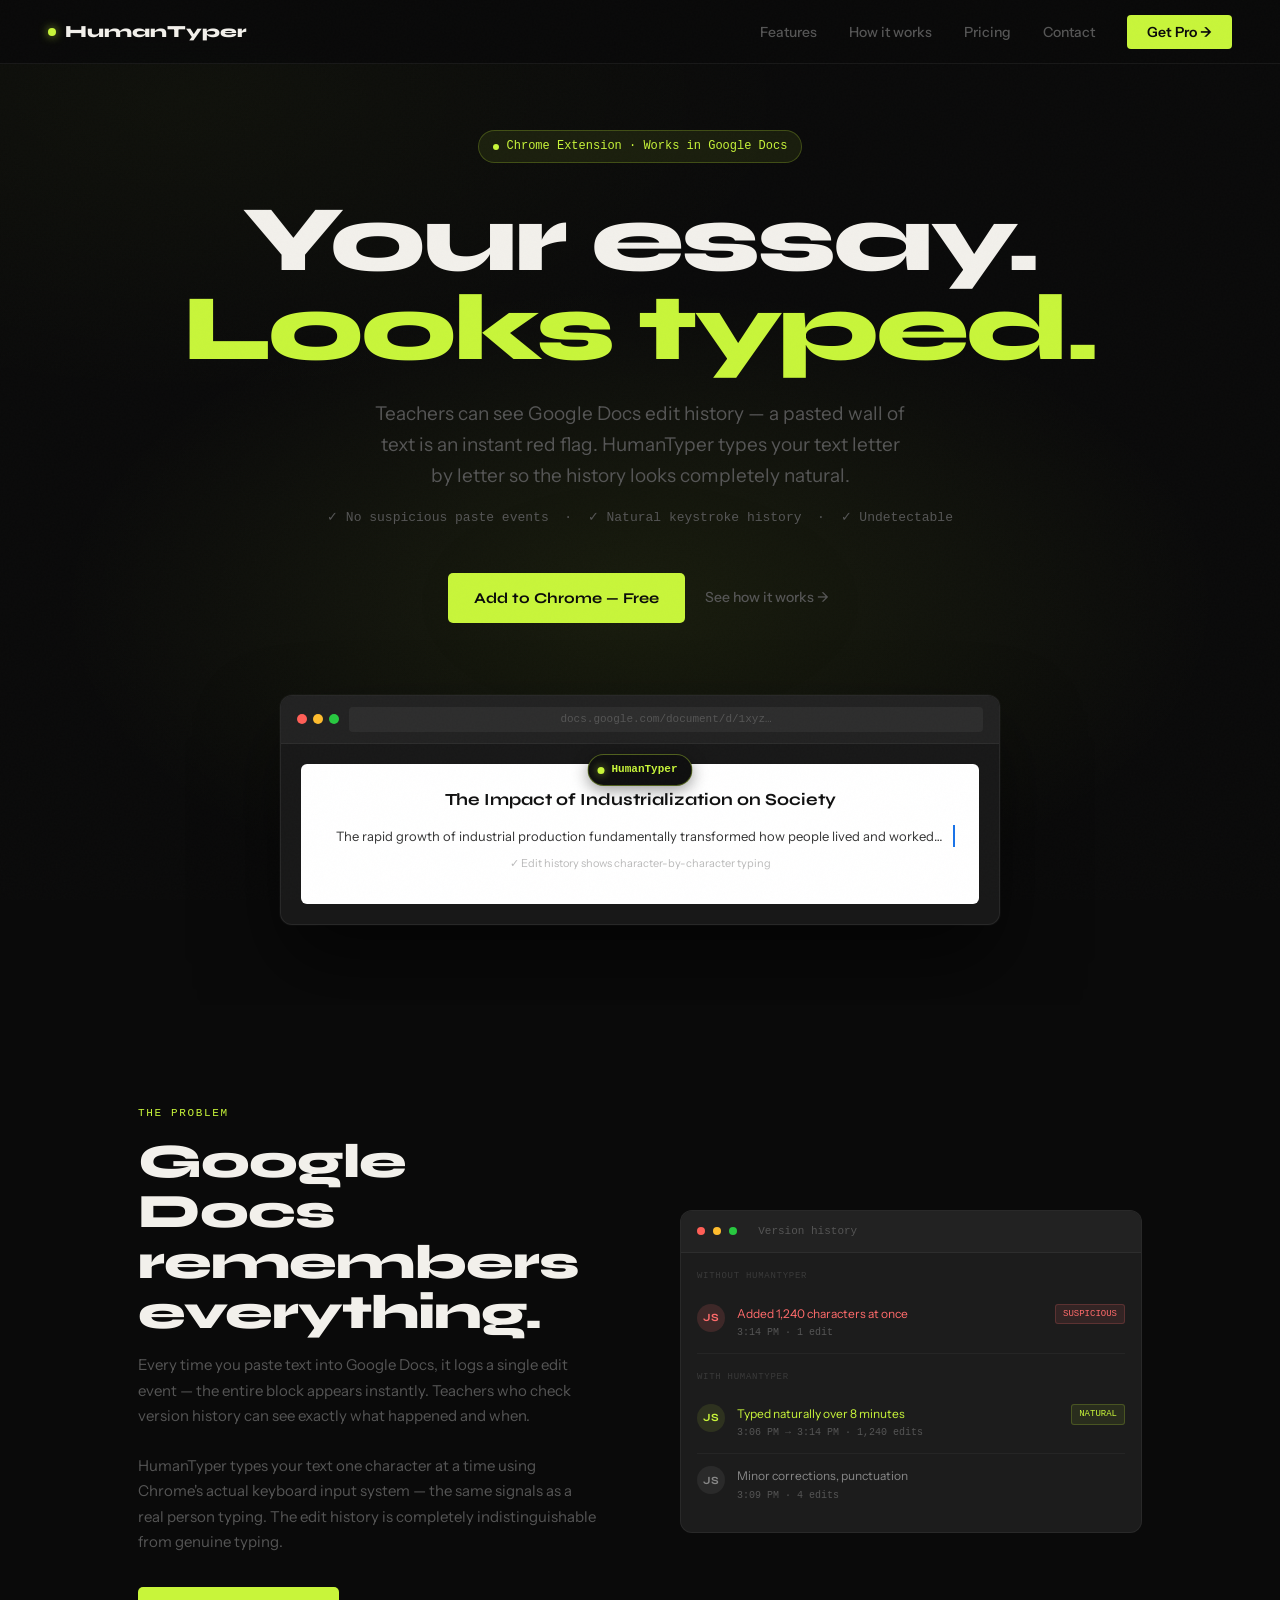
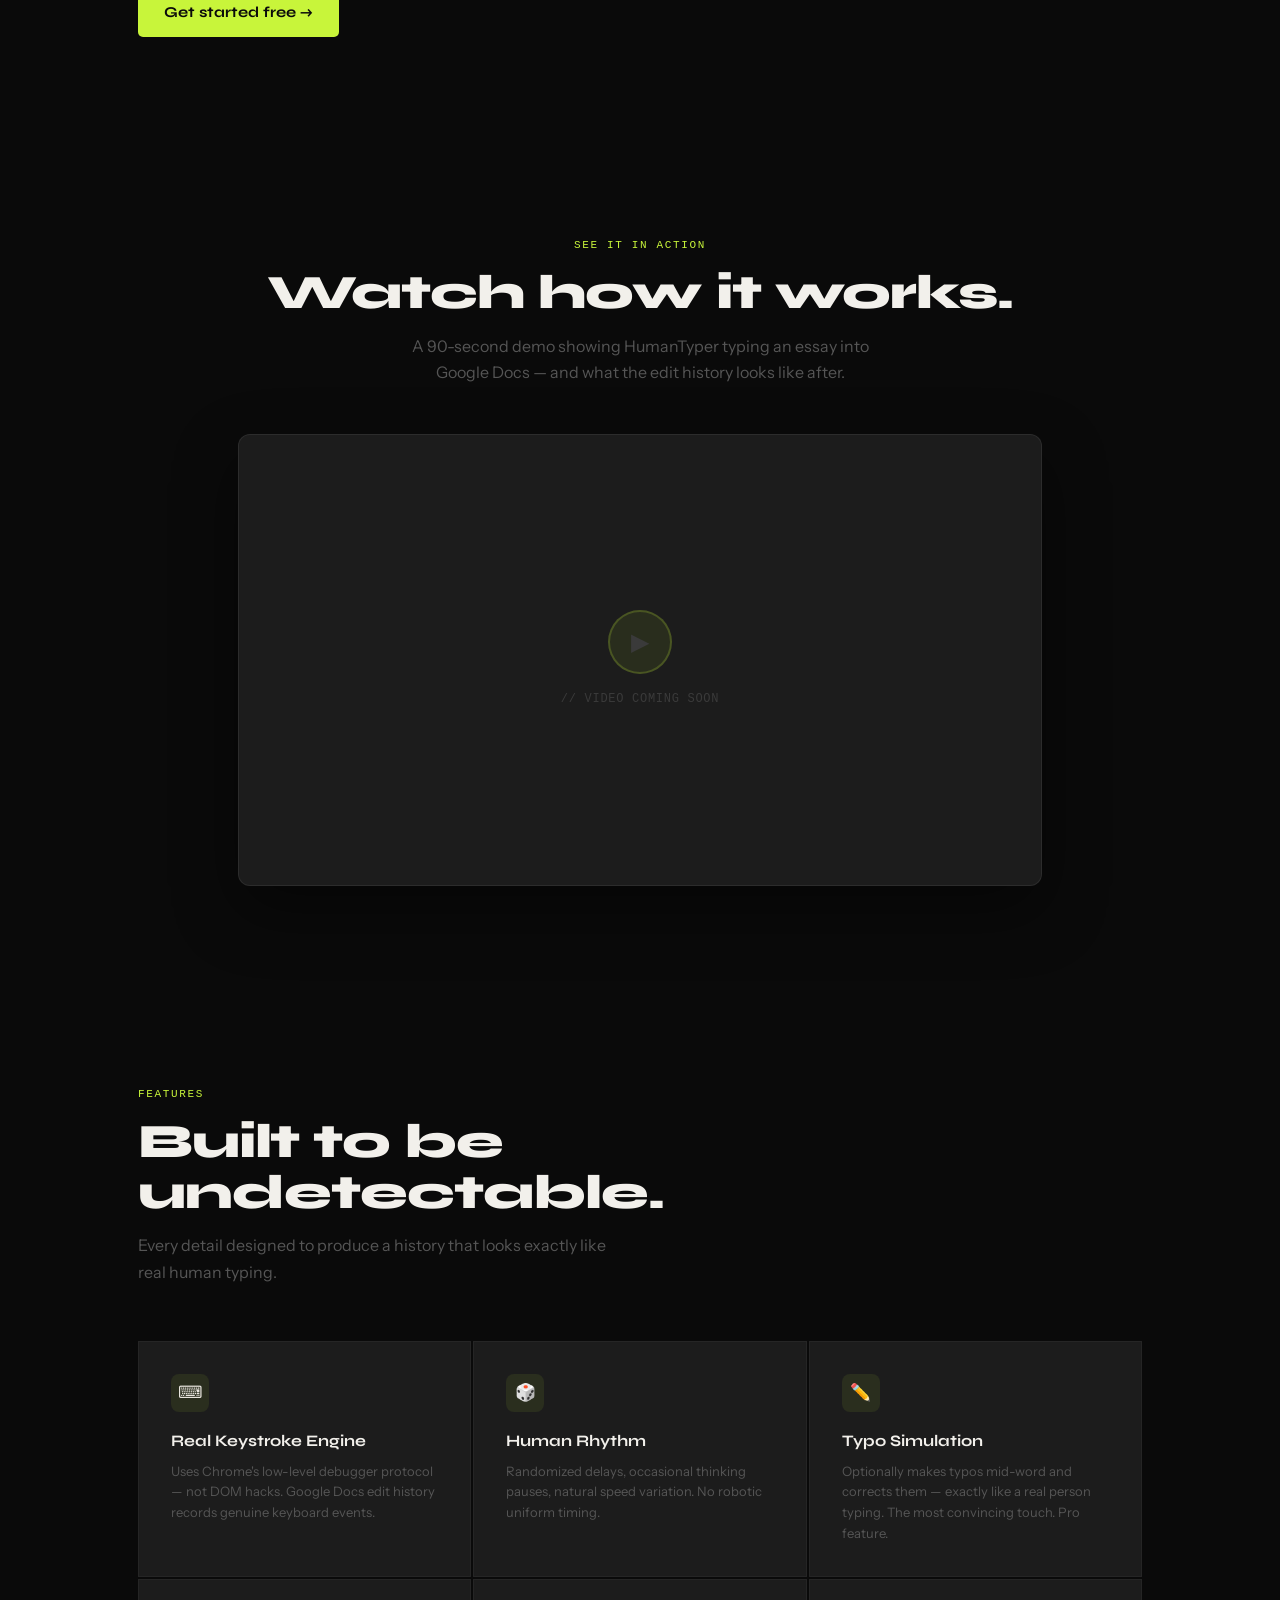
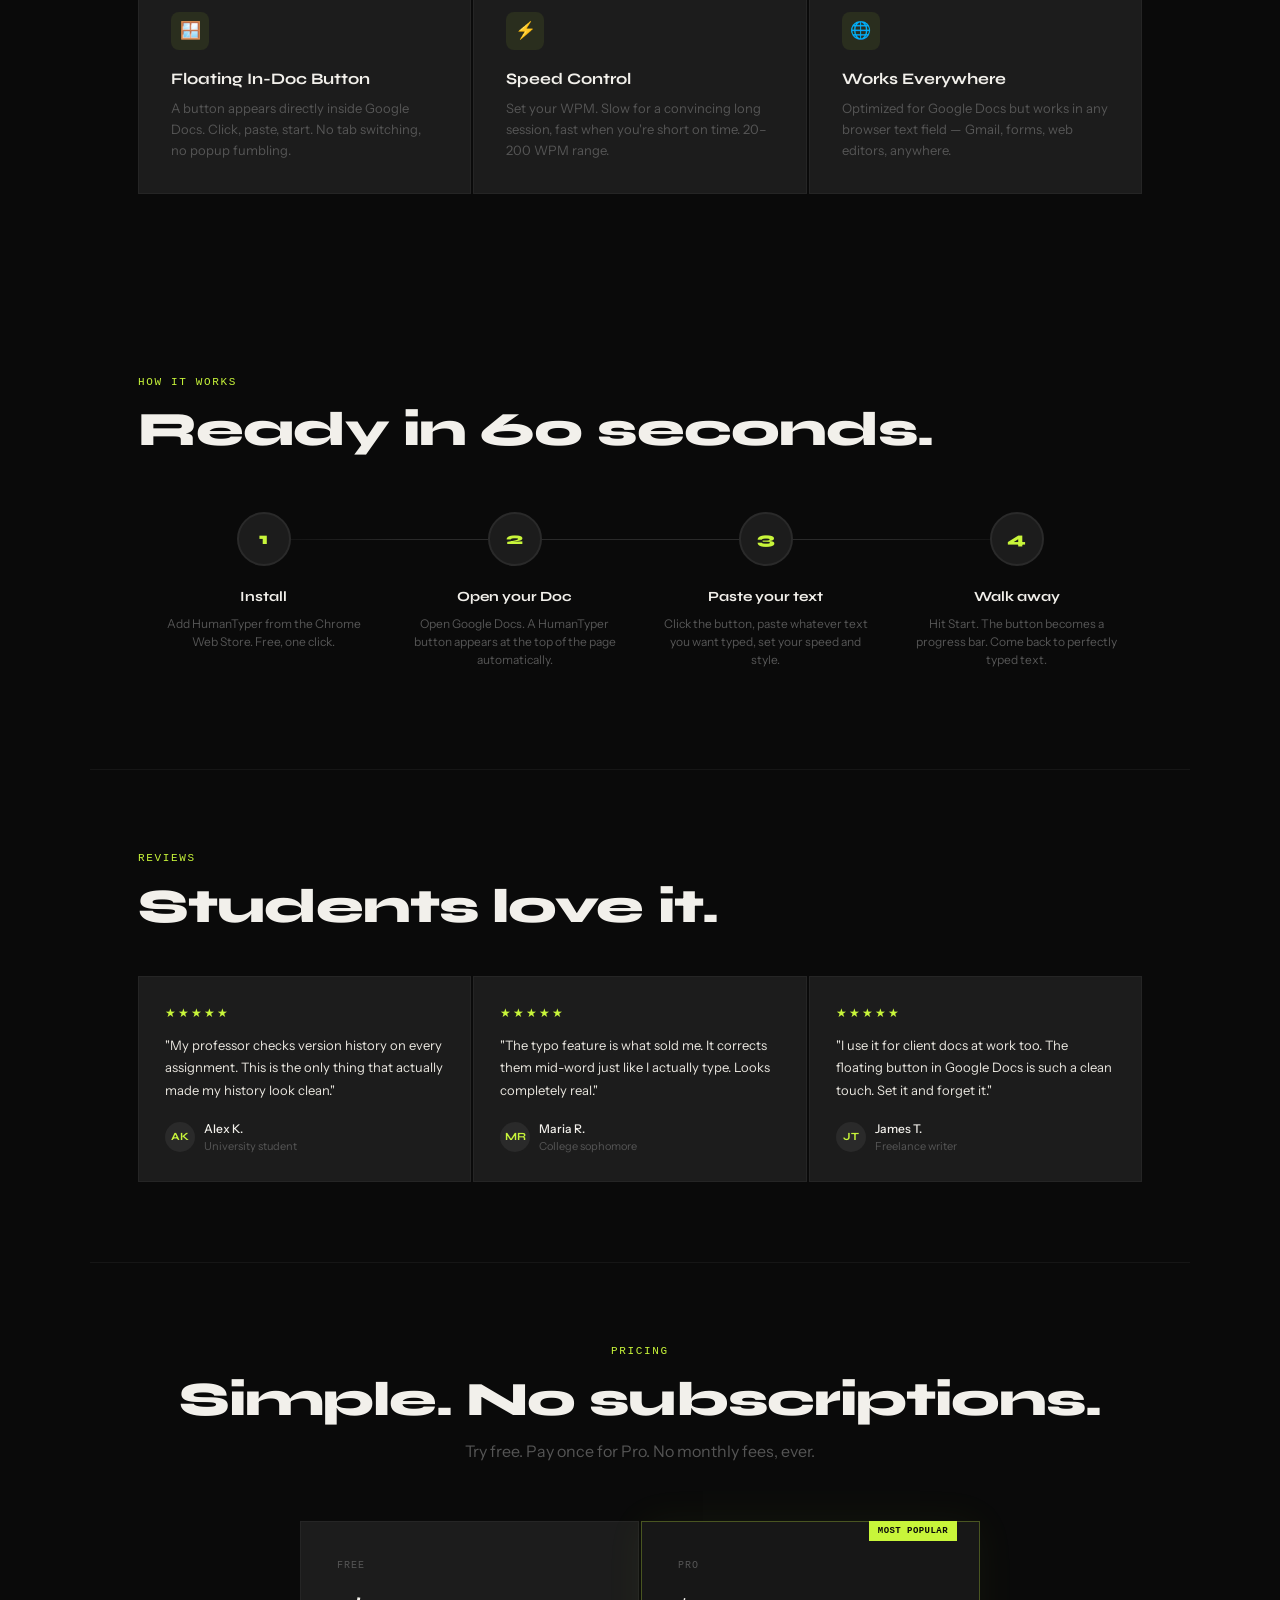
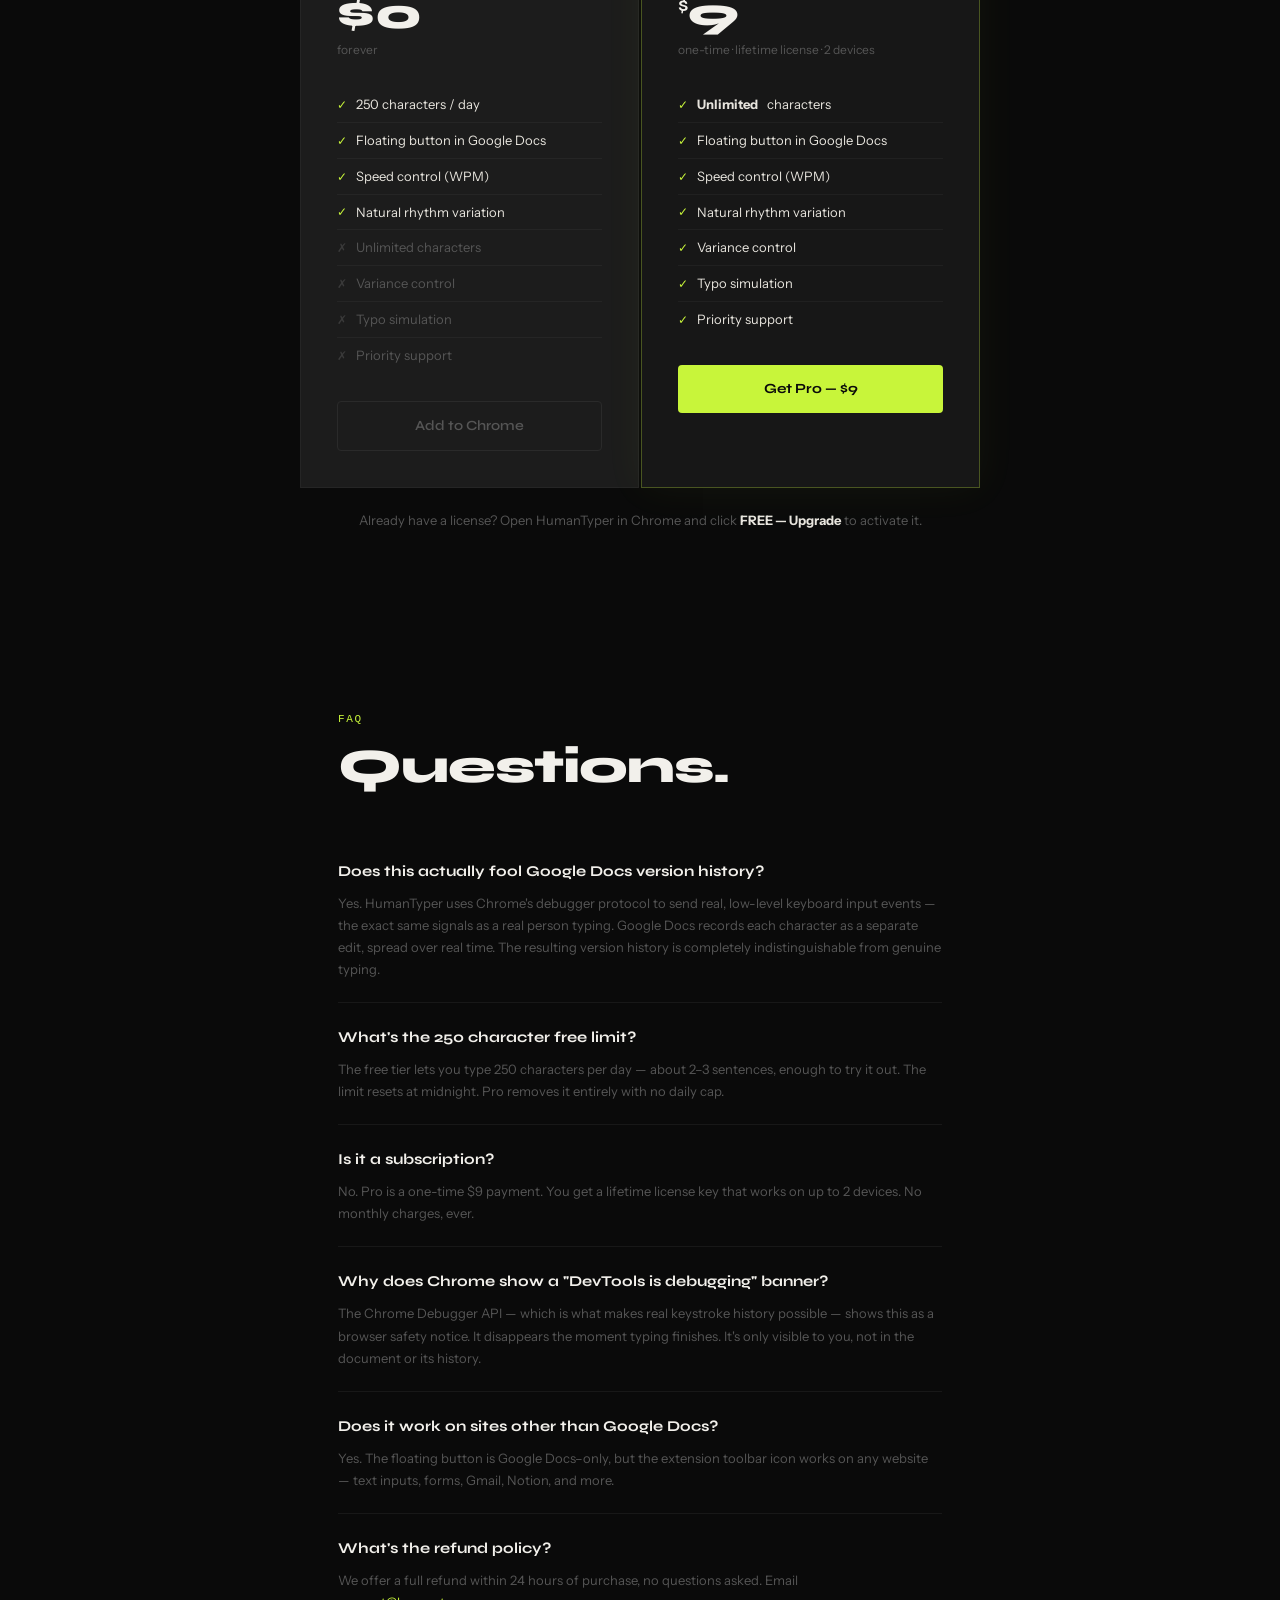
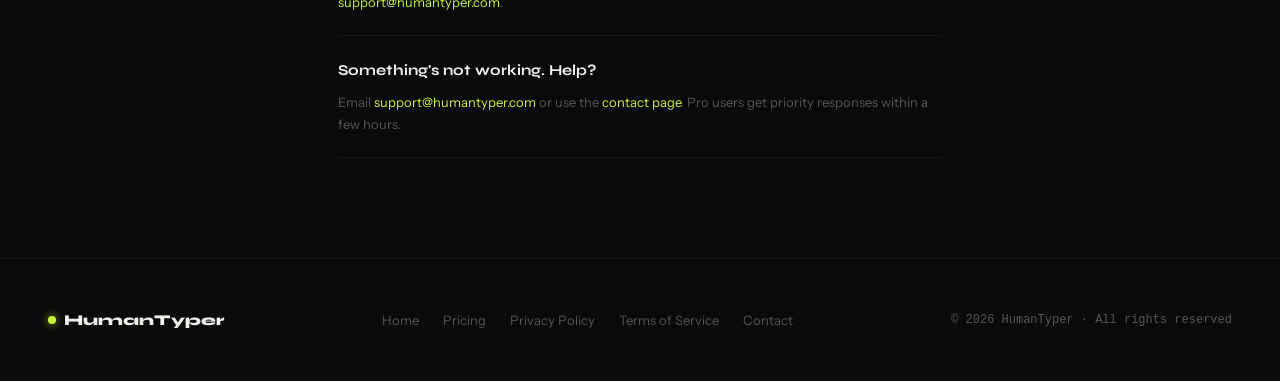
<file: index.html>
<!DOCTYPE html>
<html lang="en">
<head>
  <meta charset="UTF-8">
  <meta name="viewport" content="width=device-width, initial-scale=1.0">
  <title>HumanTyper — Make AI Writing Look Hand-Typed in Google Docs</title>
  <meta name="description" content="HumanTyper types your text letter by letter in Google Docs — so edit history looks natural, not pasted. Used by students, writers, and professionals.">
  <link rel="stylesheet" href="shared.css">
  <style>
    /* ── Hero ── */
    .hero {
      min-height: 100vh;
      display: flex;
      flex-direction: column;
      align-items: center;
      justify-content: center;
      text-align: center;
      padding: 130px 24px 80px;
      position: relative;
      overflow: hidden;
    }

    .hero-bg {
      position: absolute; inset: 0;
      background:
        radial-gradient(ellipse 65% 45% at 50% 60%, rgba(200,245,58,0.08) 0%, transparent 70%),
        radial-gradient(ellipse 80% 50% at 15% 10%, rgba(200,245,58,0.03) 0%, transparent 60%);
      pointer-events: none;
    }

    .hero-badge {
      display: inline-flex;
      align-items: center;
      gap: 8px;
      background: rgba(200,245,58,0.08);
      border: 1px solid rgba(200,245,58,0.22);
      color: var(--lime);
      font-family: 'Instrument Mono', monospace;
      font-size: 12px;
      padding: 6px 14px;
      border-radius: 100px;
      margin-bottom: 32px;
      animation: fadeUp 0.5s ease both;
    }

    .hero-badge::before {
      content: '';
      width: 6px; height: 6px;
      border-radius: 50%;
      background: var(--lime);
      animation: badgePulse 2s ease infinite;
    }

    .hero h1 {
      font-family: 'Syne', sans-serif;
      font-size: clamp(50px, 8vw, 94px);
      font-weight: 800;
      line-height: 0.95;
      letter-spacing: -0.03em;
      color: var(--white);
      margin-bottom: 24px;
      animation: fadeUp 0.5s 0.1s ease both;
    }

    .hero h1 em { font-style: normal; color: var(--lime); }

    .hero-sub {
      font-size: clamp(16px, 2vw, 19px);
      color: var(--muted);
      max-width: 540px;
      margin: 0 auto 16px;
      line-height: 1.65;
      animation: fadeUp 0.5s 0.2s ease both;
    }

    .hero-proof {
      font-size: 13px;
      color: #3a3a3a;
      font-family: 'Instrument Mono', monospace;
      margin-bottom: 44px;
      animation: fadeUp 0.5s 0.25s ease both;
    }

    .hero-proof span { color: #555; }

    .hero-actions {
      display: flex;
      align-items: center;
      gap: 16px;
      flex-wrap: wrap;
      justify-content: center;
      margin-bottom: 72px;
      animation: fadeUp 0.5s 0.3s ease both;
    }

    /* ── Browser mockup ── */
    .browser-wrap {
      width: 100%;
      max-width: 720px;
      animation: fadeUp 0.7s 0.4s ease both;
    }

    .browser-frame {
      background: #181818;
      border: 1px solid rgba(255,255,255,0.07);
      border-radius: 12px;
      overflow: hidden;
      box-shadow: 0 40px 80px rgba(0,0,0,0.55), 0 0 0 1px rgba(255,255,255,0.03);
    }

    .browser-bar {
      background: #222;
      padding: 11px 16px;
      display: flex;
      align-items: center;
      gap: 10px;
      border-bottom: 1px solid rgba(255,255,255,0.05);
    }

    .browser-dots { display: flex; gap: 6px; }
    .bd { width: 10px; height: 10px; border-radius: 50%; }
    .bd:nth-child(1) { background: #ff5f57; }
    .bd:nth-child(2) { background: #febc2e; }
    .bd:nth-child(3) { background: #28c840; }

    .browser-url {
      flex: 1;
      background: rgba(255,255,255,0.05);
      border-radius: 4px;
      padding: 4px 11px;
      font-family: 'Instrument Mono', monospace;
      font-size: 11px;
      color: #555;
    }

    .browser-content {
      padding: 20px;
      display: flex;
      gap: 16px;
      position: relative;
    }

    /* floating pill inside mockup */
    .mock-pill {
      position: absolute;
      top: 10px;
      left: 50%;
      transform: translateX(-50%);
      display: flex;
      align-items: center;
      gap: 7px;
      background: #0f0f0f;
      border: 1px solid rgba(200,245,58,0.35);
      border-radius: 100px;
      padding: 6px 14px 6px 9px;
      white-space: nowrap;
      box-shadow: 0 4px 16px rgba(0,0,0,0.4);
      z-index: 2;
    }

    .mock-pill-dot {
      width: 7px; height: 7px;
      border-radius: 50%;
      background: var(--lime);
      box-shadow: 0 0 8px rgba(200,245,58,0.6);
      animation: badgePulse 1.5s ease infinite;
    }

    .mock-pill-label {
      font-family: 'Instrument Mono', monospace;
      font-size: 11px;
      color: var(--lime);
      font-weight: 600;
    }

    /* fake google doc */
    .fake-doc {
      flex: 1;
      background: #fff;
      border-radius: 6px;
      padding: 22px 24px;
      min-height: 140px;
    }

    .fake-doc-title {
      font-family: 'Syne', sans-serif;
      font-size: 17px;
      font-weight: 700;
      color: #111;
      margin-bottom: 12px;
    }

    .typing-line {
      font-size: 13px;
      color: #333;
      line-height: 1.7;
      white-space: nowrap;
      overflow: hidden;
      border-right: 2px solid #1a73e8;
      animation: typeAnim 6s steps(65) infinite, blinkCaret 0.75s step-end infinite;
      max-width: 100%;
    }

    .fake-doc-sub {
      font-size: 12px;
      color: #999;
      margin-top: 10px;
      line-height: 1.6;
    }

    /* ── Problem section ── */
    .problem-section {
      padding: 100px 48px;
      max-width: 1100px;
      margin: 0 auto;
      display: grid;
      grid-template-columns: 1fr 1fr;
      gap: 80px;
      align-items: center;
    }

    .problem-visual {
      background: var(--grey);
      border: 1px solid rgba(255,255,255,0.06);
      border-radius: 12px;
      overflow: hidden;
    }

    .problem-visual-header {
      background: #222;
      padding: 12px 16px;
      font-family: 'Instrument Mono', monospace;
      font-size: 11px;
      color: #555;
      border-bottom: 1px solid rgba(255,255,255,0.05);
      display: flex;
      align-items: center;
      gap: 8px;
    }

    .version-dot { width: 8px; height: 8px; border-radius: 50%; flex-shrink: 0; }

    .version-list { padding: 16px; }

    .version-item {
      display: flex;
      align-items: flex-start;
      gap: 12px;
      padding: 12px 0;
      border-bottom: 1px solid rgba(255,255,255,0.04);
    }

    .version-item:last-child { border-bottom: none; }

    .version-avatar {
      width: 28px; height: 28px;
      border-radius: 50%;
      display: flex;
      align-items: center;
      justify-content: center;
      font-size: 11px;
      font-weight: 700;
      font-family: 'Syne', sans-serif;
      flex-shrink: 0;
    }

    .version-text { flex: 1; }
    .version-action { font-size: 12px; color: #e8e5de; margin-bottom: 2px; }
    .version-time { font-family: 'Instrument Mono', monospace; font-size: 10px; color: #555; }

    .version-bad .version-action { color: #ff6b6b; }
    .version-bad .version-avatar { background: rgba(255,107,107,0.15); color: #ff6b6b; }
    .version-good .version-action { color: var(--lime); }
    .version-good .version-avatar { background: rgba(200,245,58,0.1); color: var(--lime); }
    .version-neutral .version-avatar { background: var(--grey2); color: #888; }

    .version-tag {
      font-family: 'Instrument Mono', monospace;
      font-size: 9px;
      padding: 2px 7px;
      border-radius: 3px;
      margin-left: auto;
      flex-shrink: 0;
    }

    .tag-bad { background: rgba(255,107,107,0.1); color: #ff6b6b; border: 1px solid rgba(255,107,107,0.2); }
    .tag-good { background: rgba(200,245,58,0.08); color: var(--lime); border: 1px solid rgba(200,245,58,0.2); }

    /* ── Video section ── */
    .video-section {
      padding: 100px 48px;
      max-width: 900px;
      margin: 0 auto;
      text-align: center;
    }

    .video-container {
      margin-top: 48px;
      position: relative;
      width: 100%;
      aspect-ratio: 16 / 9;
      background: var(--grey);
      border: 1px solid rgba(255,255,255,0.07);
      border-radius: 12px;
      overflow: hidden;
      display: flex;
      align-items: center;
      justify-content: center;
      box-shadow: 0 24px 64px rgba(0,0,0,0.45);
    }

    /* Remove this placeholder content once you embed the video */
    .video-placeholder {
      display: flex;
      flex-direction: column;
      align-items: center;
      gap: 16px;
      color: #3a3a3a;
    }

    .video-play-icon {
      width: 64px; height: 64px;
      border-radius: 50%;
      background: rgba(200,245,58,0.08);
      border: 2px solid rgba(200,245,58,0.2);
      display: flex;
      align-items: center;
      justify-content: center;
      font-size: 24px;
    }

    .video-placeholder-text {
      font-family: 'Instrument Mono', monospace;
      font-size: 12px;
      color: #3a3a3a;
      letter-spacing: 0.06em;
    }

    /* To embed YouTube later, replace .video-container contents with:
       <iframe width="100%" height="100%" src="https://www.youtube.com/embed/YOUR_VIDEO_ID"
         frameborder="0" allowfullscreen style="position:absolute;inset:0;"></iframe>
       and remove the .video-placeholder div */

    /* ── Features ── */
    .features-section {
      padding: 100px 48px;
      max-width: 1100px;
      margin: 0 auto;
    }

    .features-grid {
      display: grid;
      grid-template-columns: repeat(3, 1fr);
      gap: 2px;
    }

    .feature-card {
      background: var(--grey);
      padding: 32px;
      border: 1px solid rgba(255,255,255,0.04);
      transition: background 0.2s;
      position: relative;
      overflow: hidden;
    }

    .feature-card::before {
      content: '';
      position: absolute;
      top: 0; left: 0; right: 0;
      height: 2px;
      background: var(--lime);
      transform: scaleX(0);
      transform-origin: left;
      transition: transform 0.3s;
    }

    .feature-card:hover::before { transform: scaleX(1); }
    .feature-card:hover { background: #212121; }

    .fi { width: 38px; height: 38px; background: rgba(200,245,58,0.08); border-radius: 8px; display: flex; align-items: center; justify-content: center; font-size: 17px; margin-bottom: 16px; }
    .ft { font-family: 'Syne', sans-serif; font-size: 16px; font-weight: 700; color: var(--white); margin-bottom: 7px; }
    .fd { font-size: 13px; color: var(--muted); line-height: 1.6; }

    /* ── How it works ── */
    .how-section {
      padding: 80px 48px 100px;
      max-width: 1100px;
      margin: 0 auto;
    }

    .steps {
      display: grid;
      grid-template-columns: repeat(4, 1fr);
      gap: 0;
      position: relative;
      margin-top: 56px;
    }

    .steps::before {
      content: '';
      position: absolute;
      top: 27px;
      left: 10%; right: 10%;
      height: 1px;
      background: linear-gradient(90deg, transparent, var(--grey2) 20%, var(--grey2) 80%, transparent);
    }

    .step { padding: 0 20px; text-align: center; }

    .step-num {
      width: 54px; height: 54px;
      background: var(--grey);
      border: 2px solid var(--grey2);
      border-radius: 50%;
      display: flex;
      align-items: center;
      justify-content: center;
      font-family: 'Syne', sans-serif;
      font-weight: 800;
      font-size: 17px;
      color: var(--lime);
      margin: 0 auto 20px;
      position: relative;
      z-index: 1;
    }

    .step-title { font-family: 'Syne', sans-serif; font-weight: 700; font-size: 14px; color: var(--white); margin-bottom: 7px; }
    .step-desc { font-size: 12px; color: var(--muted); line-height: 1.5; }

    /* ── Reviews ── */
    .reviews-section {
      padding: 80px 48px;
      max-width: 1100px;
      margin: 0 auto;
      border-top: 1px solid rgba(255,255,255,0.05);
      border-bottom: 1px solid rgba(255,255,255,0.05);
    }

    .reviews-grid {
      display: grid;
      grid-template-columns: repeat(3, 1fr);
      gap: 2px;
      margin-top: 44px;
    }

    .rv { background: var(--grey); padding: 26px; border: 1px solid rgba(255,255,255,0.04); }
    .rv-stars { color: var(--lime); font-size: 12px; margin-bottom: 12px; letter-spacing: 2px; }
    .rv-text { font-size: 13px; color: var(--text); line-height: 1.7; margin-bottom: 18px; }
    .rv-author { display: flex; align-items: center; gap: 9px; }
    .rv-av { width: 30px; height: 30px; border-radius: 50%; background: var(--grey2); display: flex; align-items: center; justify-content: center; font-family: 'Syne', sans-serif; font-size: 11px; font-weight: 700; color: var(--lime); }
    .rv-name { font-size: 12px; font-weight: 500; color: var(--white); }
    .rv-role { font-size: 11px; color: var(--muted); }

    /* ── Pricing ── */
    .pricing-section {
      padding: 80px 48px 100px;
      max-width: 1100px;
      margin: 0 auto;
      text-align: center;
    }

    .pricing-grid {
      display: grid;
      grid-template-columns: 1fr 1fr;
      gap: 2px;
      max-width: 680px;
      margin: 56px auto 0;
      text-align: left;
    }

    .pc { background: var(--grey); padding: 36px; border: 1px solid rgba(255,255,255,0.04); position: relative; }
    .pc.featured { background: #171717; border: 1px solid rgba(200,245,58,0.28); box-shadow: 0 0 40px rgba(200,245,58,0.05); }
    .pc-badge { position: absolute; top: -1px; right: 22px; background: var(--lime); color: var(--black); font-family: 'Instrument Mono', monospace; font-size: 9px; font-weight: 600; padding: 3px 9px; letter-spacing: 0.05em; }
    .pc-tier { font-family: 'Instrument Mono', monospace; font-size: 10px; color: var(--muted); letter-spacing: 0.1em; text-transform: uppercase; margin-bottom: 18px; }
    .pc-price { font-family: 'Syne', sans-serif; font-size: 44px; font-weight: 800; color: var(--white); line-height: 1; margin-bottom: 4px; }
    .pc-price sup { font-size: 20px; vertical-align: super; font-weight: 600; }
    .pc-period { font-size: 12px; color: var(--muted); margin-bottom: 28px; }
    .pc-features { list-style: none; margin-bottom: 28px; }
    .pc-features li { font-size: 13px; color: var(--text); padding: 7px 0; border-bottom: 1px solid rgba(255,255,255,0.04); display: flex; align-items: center; gap: 9px; }
    .pc-features li:last-child { border-bottom: none; }
    .pc-features li.dim { color: var(--muted); }
    .ck { color: var(--lime); font-size: 12px; flex-shrink: 0; }
    .cx { color: #3a3a3a; font-size: 12px; flex-shrink: 0; }

    .btn-pp { display: block; width: 100%; background: var(--lime); color: var(--black); font-family: 'Syne', sans-serif; font-weight: 700; font-size: 14px; padding: 13px; border-radius: 4px; text-align: center; text-decoration: none; transition: background 0.2s, transform 0.15s; }
    .btn-pp:hover { background: #d8ff4a; transform: translateY(-1px); }
    .btn-ps { display: block; width: 100%; background: transparent; color: var(--muted); font-family: 'Syne', sans-serif; font-weight: 600; font-size: 14px; padding: 13px; border: 1px solid var(--grey2); border-radius: 4px; text-align: center; text-decoration: none; transition: border-color 0.2s, color 0.2s; }
    .btn-ps:hover { border-color: var(--muted); color: var(--text); }

    /* ── FAQ ── */
    .faq-section {
      padding: 80px 48px 100px;
      max-width: 700px;
      margin: 0 auto;
    }

    .faq-item { border-bottom: 1px solid rgba(255,255,255,0.06); padding: 22px 0; }
    .faq-q { font-family: 'Syne', sans-serif; font-size: 15px; font-weight: 700; color: var(--white); margin-bottom: 9px; }
    .faq-a { font-size: 13px; color: var(--muted); line-height: 1.7; }
    .faq-a a { color: var(--lime); text-decoration: none; }
    .faq-a a:hover { text-decoration: underline; }

    @media (max-width: 768px) {
      .problem-section { grid-template-columns: 1fr; gap: 40px; padding: 70px 20px; }
      .features-section, .how-section, .reviews-section, .pricing-section, .faq-section, .video-section { padding-left: 20px; padding-right: 20px; }
      .features-grid, .reviews-grid { grid-template-columns: 1fr; }
      .steps { grid-template-columns: 1fr 1fr; }
      .steps::before { display: none; }
      .pricing-grid { grid-template-columns: 1fr; }
    }
  </style>
</head>
<body>

<!-- ═══ HERO ═══ -->
<section class="hero">
  <div class="hero-bg"></div>

  <div class="hero-badge">Chrome Extension · Works in Google Docs</div>

  <h1>Your essay.<br><em>Looks typed.</em></h1>

  <p class="hero-sub">
    Teachers can see Google Docs edit history — a pasted wall of text is an instant red flag. HumanTyper types your text letter by letter so the history looks completely natural.
  </p>

  <p class="hero-proof">
    <span>✓ No suspicious paste events &nbsp;·&nbsp; ✓ Natural keystroke history &nbsp;·&nbsp; ✓ Undetectable</span>
  </p>

  <div class="hero-actions">
    <a href="https://chromewebstore.google.com" class="ht-btn">Add to Chrome — Free</a>
    <a href="#how" class="ht-btn-ghost">See how it works →</a>
  </div>

  <div class="browser-wrap">
    <div class="browser-frame">
      <div class="browser-bar">
        <div class="browser-dots">
          <div class="bd"></div><div class="bd"></div><div class="bd"></div>
        </div>
        <div class="browser-url">docs.google.com/document/d/1xyz…</div>
      </div>
      <div class="browser-content">
        <div class="mock-pill">
          <div class="mock-pill-dot"></div>
          <span class="mock-pill-label">HumanTyper</span>
        </div>
        <div class="fake-doc">
          <div class="fake-doc-title">The Impact of Industrialization on Society</div>
          <div class="typing-line">The rapid growth of industrial production fundamentally transformed how people lived and worked…</div>
          <div class="fake-doc-sub" style="color:#bbb;font-size:11px;margin-top:8px;">✓ Edit history shows character-by-character typing</div>
        </div>
      </div>
    </div>
  </div>
</section>

<!-- ═══ PROBLEM / SOLUTION ═══ -->
<section class="problem-section" id="features">
  <div>
    <span class="section-label">The Problem</span>
    <h2 class="section-title">Google Docs<br>remembers everything.</h2>
    <p style="font-size:15px;color:var(--muted);line-height:1.7;margin-bottom:24px;">
      Every time you paste text into Google Docs, it logs a single edit event — the entire block appears instantly. Teachers who check version history can see exactly what happened and when.
    </p>
    <p style="font-size:15px;color:var(--muted);line-height:1.7;margin-bottom:32px;">
      HumanTyper types your text one character at a time using Chrome's actual keyboard input system — the same signals as a real person typing. The edit history is completely indistinguishable from genuine typing.
    </p>
    <a href="#pricing" class="ht-btn">Get started free →</a>
  </div>

  <div class="problem-visual">
    <div class="problem-visual-header">
      <div class="version-dot" style="background:#ff5f57"></div>
      <div class="version-dot" style="background:#febc2e"></div>
      <div class="version-dot" style="background:#28c840"></div>
      &nbsp; Version history
    </div>
    <div class="version-list">
      <div style="font-family:'Instrument Mono',monospace;font-size:9px;color:#3a3a3a;letter-spacing:.08em;text-transform:uppercase;margin-bottom:8px;">Without HumanTyper</div>
      <div class="version-item version-bad">
        <div class="version-avatar">JS</div>
        <div class="version-text">
          <div class="version-action">Added 1,240 characters at once</div>
          <div class="version-time">3:14 PM · 1 edit</div>
        </div>
        <div class="version-tag tag-bad">SUSPICIOUS</div>
      </div>

      <div style="font-family:'Instrument Mono',monospace;font-size:9px;color:#3a3a3a;letter-spacing:.08em;text-transform:uppercase;margin:16px 0 8px;">With HumanTyper</div>
      <div class="version-item version-good">
        <div class="version-avatar">JS</div>
        <div class="version-text">
          <div class="version-action">Typed naturally over 8 minutes</div>
          <div class="version-time">3:06 PM → 3:14 PM · 1,240 edits</div>
        </div>
        <div class="version-tag tag-good">NATURAL</div>
      </div>
      <div class="version-item version-neutral">
        <div class="version-avatar" style="background:var(--grey2);color:#888">JS</div>
        <div class="version-text">
          <div class="version-action" style="color:#888">Minor corrections, punctuation</div>
          <div class="version-time">3:09 PM · 4 edits</div>
        </div>
      </div>
    </div>
  </div>
</section>

<!-- ═══ VIDEO ═══ -->
<section class="video-section" id="demo">
  <span class="section-label">See it in action</span>
  <h2 class="section-title">Watch how it works.</h2>
  <p class="section-sub" style="margin:0 auto 0;max-width:460px;">A 90-second demo showing HumanTyper typing an essay into Google Docs — and what the edit history looks like after.</p>

  <div class="video-container">
    <!-- ══ PASTE YOUR YOUTUBE EMBED HERE ══
         Replace everything inside .video-container with:
         <iframe
           width="100%" height="100%"
           src="https://www.youtube.com/embed/YOUR_VIDEO_ID?rel=0"
           title="HumanTyper demo"
           frameborder="0"
           allow="accelerometer; autoplay; clipboard-write; encrypted-media; gyroscope; picture-in-picture"
           allowfullscreen
           style="position:absolute;inset:0;width:100%;height:100%;">
         </iframe>
         Then delete the .video-placeholder div below.
    ═══════════════════════════════════════ -->
    <div class="video-placeholder">
      <div class="video-play-icon">▶</div>
      <div class="video-placeholder-text">// VIDEO COMING SOON</div>
    </div>
  </div>
</section>

<!-- ═══ FEATURES ═══ -->
<section class="features-section">
  <span class="section-label">Features</span>
  <h2 class="section-title">Built to be<br>undetectable.</h2>
  <p class="section-sub">Every detail designed to produce a history that looks exactly like real human typing.</p>

  <div class="features-grid">
    <div class="feature-card">
      <div class="fi">⌨</div>
      <div class="ft">Real Keystroke Engine</div>
      <div class="fd">Uses Chrome's low-level debugger protocol — not DOM hacks. Google Docs edit history records genuine keyboard events.</div>
    </div>
    <div class="feature-card">
      <div class="fi">🎲</div>
      <div class="ft">Human Rhythm</div>
      <div class="fd">Randomized delays, occasional thinking pauses, natural speed variation. No robotic uniform timing.</div>
    </div>
    <div class="feature-card">
      <div class="fi">✏️</div>
      <div class="ft">Typo Simulation</div>
      <div class="fd">Optionally makes typos mid-word and corrects them — exactly like a real person typing. The most convincing touch. Pro feature.</div>
    </div>
    <div class="feature-card">
      <div class="fi">🪟</div>
      <div class="ft">Floating In-Doc Button</div>
      <div class="fd">A button appears directly inside Google Docs. Click, paste, start. No tab switching, no popup fumbling.</div>
    </div>
    <div class="feature-card">
      <div class="fi">⚡</div>
      <div class="ft">Speed Control</div>
      <div class="fd">Set your WPM. Slow for a convincing long session, fast when you're short on time. 20–200 WPM range.</div>
    </div>
    <div class="feature-card">
      <div class="fi">🌐</div>
      <div class="ft">Works Everywhere</div>
      <div class="fd">Optimized for Google Docs but works in any browser text field — Gmail, forms, web editors, anywhere.</div>
    </div>
  </div>
</section>

<!-- ═══ HOW IT WORKS ═══ -->
<section class="how-section" id="how">
  <span class="section-label">How it works</span>
  <h2 class="section-title">Ready in 60 seconds.</h2>
  <div class="steps">
    <div class="step">
      <div class="step-num">1</div>
      <div class="step-title">Install</div>
      <div class="step-desc">Add HumanTyper from the Chrome Web Store. Free, one click.</div>
    </div>
    <div class="step">
      <div class="step-num">2</div>
      <div class="step-title">Open your Doc</div>
      <div class="step-desc">Open Google Docs. A HumanTyper button appears at the top of the page automatically.</div>
    </div>
    <div class="step">
      <div class="step-num">3</div>
      <div class="step-title">Paste your text</div>
      <div class="step-desc">Click the button, paste whatever text you want typed, set your speed and style.</div>
    </div>
    <div class="step">
      <div class="step-num">4</div>
      <div class="step-title">Walk away</div>
      <div class="step-desc">Hit Start. The button becomes a progress bar. Come back to perfectly typed text.</div>
    </div>
  </div>
</section>

<!-- ═══ REVIEWS ═══ -->
<section class="reviews-section">
  <span class="section-label">Reviews</span>
  <h2 class="section-title">Students love it.</h2>
  <div class="reviews-grid">
    <div class="rv">
      <div class="rv-stars">★★★★★</div>
      <div class="rv-text">"My professor checks version history on every assignment. This is the only thing that actually made my history look clean."</div>
      <div class="rv-author"><div class="rv-av">AK</div><div><div class="rv-name">Alex K.</div><div class="rv-role">University student</div></div></div>
    </div>
    <div class="rv">
      <div class="rv-stars">★★★★★</div>
      <div class="rv-text">"The typo feature is what sold me. It corrects them mid-word just like I actually type. Looks completely real."</div>
      <div class="rv-author"><div class="rv-av">MR</div><div><div class="rv-name">Maria R.</div><div class="rv-role">College sophomore</div></div></div>
    </div>
    <div class="rv">
      <div class="rv-stars">★★★★★</div>
      <div class="rv-text">"I use it for client docs at work too. The floating button in Google Docs is such a clean touch. Set it and forget it."</div>
      <div class="rv-author"><div class="rv-av">JT</div><div><div class="rv-name">James T.</div><div class="rv-role">Freelance writer</div></div></div>
    </div>
  </div>
</section>

<!-- ═══ PRICING ═══ -->
<section class="pricing-section" id="pricing">
  <span class="section-label">Pricing</span>
  <h2 class="section-title">Simple. No subscriptions.</h2>
  <p style="font-size:16px;color:var(--muted);max-width:400px;margin:0 auto;">Try free. Pay once for Pro. No monthly fees, ever.</p>

  <div class="pricing-grid">
    <div class="pc">
      <div class="pc-tier">Free</div>
      <div class="pc-price">$0</div>
      <div class="pc-period">forever</div>
      <ul class="pc-features">
        <li><span class="ck">✓</span> 250 characters / day</li>
        <li><span class="ck">✓</span> Floating button in Google Docs</li>
        <li><span class="ck">✓</span> Speed control (WPM)</li>
        <li><span class="ck">✓</span> Natural rhythm variation</li>
        <li class="dim"><span class="cx">✗</span> Unlimited characters</li>
        <li class="dim"><span class="cx">✗</span> Variance control</li>
        <li class="dim"><span class="cx">✗</span> Typo simulation</li>
        <li class="dim"><span class="cx">✗</span> Priority support</li>
      </ul>
      <a href="https://chromewebstore.google.com" class="btn-ps">Add to Chrome</a>
    </div>
    <div class="pc featured">
      <div class="pc-badge">MOST POPULAR</div>
      <div class="pc-tier">Pro</div>
      <div class="pc-price"><sup>$</sup>9</div>
      <div class="pc-period">one-time · lifetime license · 2 devices</div>
      <ul class="pc-features">
        <li><span class="ck">✓</span> <strong>Unlimited</strong> characters</li>
        <li><span class="ck">✓</span> Floating button in Google Docs</li>
        <li><span class="ck">✓</span> Speed control (WPM)</li>
        <li><span class="ck">✓</span> Natural rhythm variation</li>
        <li><span class="ck">✓</span> Variance control</li>
        <li><span class="ck">✓</span> Typo simulation</li>
        <li><span class="ck">✓</span> Priority support</li>
      </ul>
      <a href="#" data-checkout class="btn-pp">Get Pro — $9</a>
    </div>
  </div>
  <p style="margin-top:22px;font-size:13px;color:var(--muted);">
    Already have a license? Open HumanTyper in Chrome and click <strong style="color:var(--text)">FREE — Upgrade</strong> to activate it.
  </p>
</section>

<!-- ═══ FAQ ═══ -->
<section class="faq-section" id="faq">
  <span class="section-label">FAQ</span>
  <h2 class="section-title" style="margin-bottom:44px">Questions.</h2>

  <div class="faq-item">
    <div class="faq-q">Does this actually fool Google Docs version history?</div>
    <div class="faq-a">Yes. HumanTyper uses Chrome's debugger protocol to send real, low-level keyboard input events — the exact same signals as a real person typing. Google Docs records each character as a separate edit, spread over real time. The resulting version history is completely indistinguishable from genuine typing.</div>
  </div>
  <div class="faq-item">
    <div class="faq-q">What's the 250 character free limit?</div>
    <div class="faq-a">The free tier lets you type 250 characters per day — about 2–3 sentences, enough to try it out. The limit resets at midnight. Pro removes it entirely with no daily cap.</div>
  </div>
  <div class="faq-item">
    <div class="faq-q">Is it a subscription?</div>
    <div class="faq-a">No. Pro is a one-time $9 payment. You get a lifetime license key that works on up to 2 devices. No monthly charges, ever.</div>
  </div>
  <div class="faq-item">
    <div class="faq-q">Why does Chrome show a "DevTools is debugging" banner?</div>
    <div class="faq-a">The Chrome Debugger API — which is what makes real keystroke history possible — shows this as a browser safety notice. It disappears the moment typing finishes. It's only visible to you, not in the document or its history.</div>
  </div>
  <div class="faq-item">
    <div class="faq-q">Does it work on sites other than Google Docs?</div>
    <div class="faq-a">Yes. The floating button is Google Docs–only, but the extension toolbar icon works on any website — text inputs, forms, Gmail, Notion, and more.</div>
  </div>
  <div class="faq-item">
    <div class="faq-q">What's the refund policy?</div>
    <div class="faq-a">We offer a full refund within 24 hours of purchase, no questions asked. Email <a href="mailto:support@humantyper.com">support@humantyper.com</a>.</div>
  </div>
  <div class="faq-item">
    <div class="faq-q">Something's not working. Help?</div>
    <div class="faq-a">Email <a href="mailto:support@humantyper.com">support@humantyper.com</a> or use the <a href="contact.html">contact page</a>. Pro users get priority responses within a few hours.</div>
  </div>
</section>

<script src="shared.js"></script>
</body>
</html>
</file>
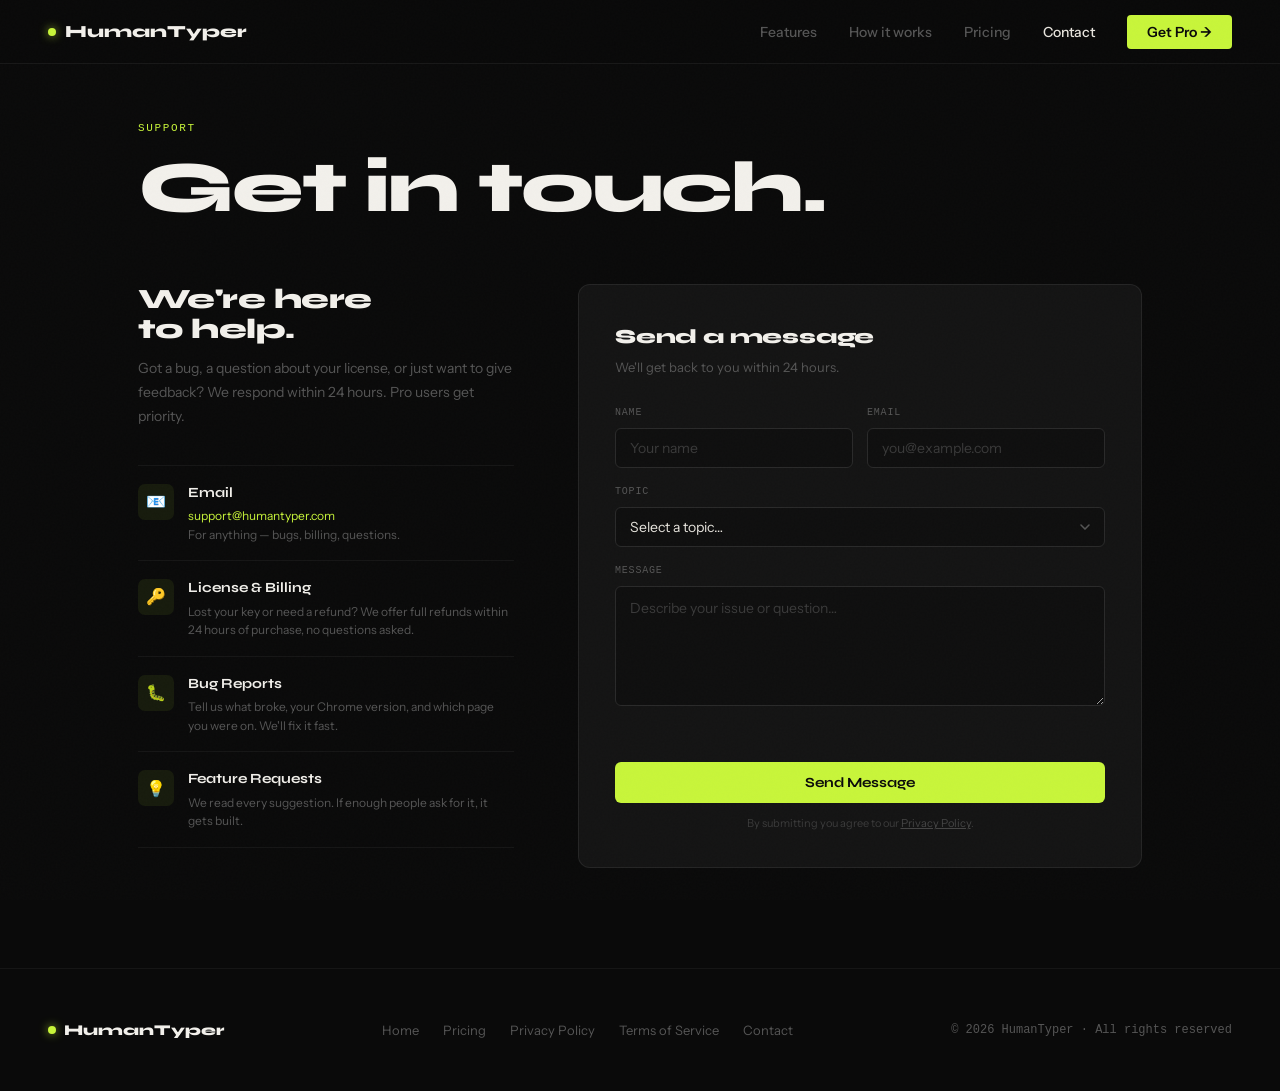
<file: contact.html>
<!DOCTYPE html>
<html lang="en">
<head>
  <meta charset="UTF-8">
  <meta name="viewport" content="width=device-width, initial-scale=1.0">
  <title>Contact — HumanTyper</title>
  <meta name="description" content="Get in touch with HumanTyper support. We respond within 24 hours.">
  <link rel="stylesheet" href="shared.css">
  <style>
    .contact-grid {
      display: grid;
      grid-template-columns: 1fr 1.5fr;
      gap: 64px;
      align-items: start;
    }

    .contact-info h2 {
      font-family: 'Syne', sans-serif;
      font-size: 28px;
      font-weight: 800;
      color: var(--white);
      margin-bottom: 12px;
      letter-spacing: -0.02em;
      line-height: 1.1;
    }

    .contact-info > p {
      font-size: 14px;
      color: var(--muted);
      line-height: 1.7;
      margin-bottom: 36px;
    }

    .contact-option {
      display: flex;
      align-items: flex-start;
      gap: 14px;
      padding: 16px 0;
      border-bottom: 1px solid rgba(255,255,255,0.05);
    }
    .contact-option:first-of-type { border-top: 1px solid rgba(255,255,255,0.05); }

    .co-icon {
      width: 36px; height: 36px;
      background: rgba(200,245,58,0.07);
      border-radius: 7px;
      display: flex; align-items: center; justify-content: center;
      font-size: 16px;
      flex-shrink: 0;
      margin-top: 2px;
    }

    .co-title {
      font-family: 'Syne', sans-serif;
      font-size: 14px;
      font-weight: 700;
      color: var(--white);
      margin-bottom: 3px;
    }

    .co-sub {
      font-size: 12px;
      color: var(--muted);
      line-height: 1.55;
    }

    .co-sub a { color: var(--lime); text-decoration: none; }
    .co-sub a:hover { text-decoration: underline; }

    /* ── Form ── */
    .contact-form {
      background: #141414;
      border: 1px solid rgba(255,255,255,0.07);
      border-radius: 12px;
      padding: 36px;
    }

    .form-title {
      font-family: 'Syne', sans-serif;
      font-size: 20px;
      font-weight: 800;
      color: var(--white);
      margin-bottom: 4px;
      letter-spacing: -0.01em;
    }

    .form-sub {
      font-size: 13px;
      color: var(--muted);
      margin-bottom: 28px;
    }

    .field { margin-bottom: 16px; }

    .field label {
      display: block;
      font-family: 'Instrument Mono', monospace;
      font-size: 10px;
      color: var(--muted);
      letter-spacing: 0.08em;
      text-transform: uppercase;
      margin-bottom: 7px;
    }

    .field input,
    .field select,
    .field textarea {
      width: 100%;
      background: #0f0f0f;
      border: 1px solid #2a2a2a;
      border-radius: 6px;
      color: var(--text);
      font-family: 'Instrument Sans', sans-serif;
      font-size: 14px;
      padding: 10px 14px;
      outline: none;
      transition: border-color 0.15s;
      -webkit-appearance: none;
    }

    .field input:focus,
    .field select:focus,
    .field textarea:focus {
      border-color: rgba(200,245,58,0.45);
    }

    .field input::placeholder,
    .field textarea::placeholder { color: #3a3a3a; }

    .field select {
      cursor: pointer;
      background-image: url("data:image/svg+xml,%3Csvg width='10' height='6' viewBox='0 0 10 6' fill='none' xmlns='http://www.w3.org/2000/svg'%3E%3Cpath d='M1 1L5 5L9 1' stroke='%23555' stroke-width='1.5' stroke-linecap='round'/%3E%3C/svg%3E");
      background-repeat: no-repeat;
      background-position: right 14px center;
      padding-right: 36px;
    }

    .field select option { background: #1c1c1c; color: var(--text); }

    .field textarea {
      resize: vertical;
      min-height: 120px;
      line-height: 1.6;
    }

    .field-row {
      display: grid;
      grid-template-columns: 1fr 1fr;
      gap: 14px;
    }

    .form-error {
      font-size: 12px;
      color: #ff6b6b;
      margin-bottom: 12px;
      min-height: 16px;
    }

    .submit-btn {
      width: 100%;
      padding: 12px;
      background: var(--lime);
      color: var(--black);
      font-family: 'Syne', sans-serif;
      font-weight: 700;
      font-size: 14px;
      border: none;
      border-radius: 6px;
      cursor: pointer;
      transition: background 0.15s, transform 0.1s;
      margin-top: 4px;
    }

    .submit-btn:hover { background: #d8ff4a; transform: translateY(-1px); }
    .submit-btn:disabled { opacity: 0.45; cursor: not-allowed; transform: none; }

    .form-note {
      font-size: 11px;
      color: #3a3a3a;
      margin-top: 12px;
      text-align: center;
      line-height: 1.5;
    }

    .form-note a { color: #444; text-decoration: underline; }

    /* Success state */
    .form-success {
      display: none;
      text-align: center;
      padding: 32px 0;
    }

    .form-success.show { display: block; }

    .success-check {
      width: 56px; height: 56px;
      border-radius: 50%;
      background: rgba(200,245,58,0.1);
      border: 2px solid rgba(200,245,58,0.3);
      display: flex; align-items: center; justify-content: center;
      font-size: 22px;
      margin: 0 auto 16px;
      color: var(--lime);
    }

    .success-title {
      font-family: 'Syne', sans-serif;
      font-size: 20px;
      font-weight: 800;
      color: var(--lime);
      margin-bottom: 8px;
    }

    .success-sub { font-size: 13px; color: var(--muted); line-height: 1.6; }

    @media (max-width: 768px) {
      .contact-grid { grid-template-columns: 1fr; gap: 40px; }
      .field-row { grid-template-columns: 1fr; }
      .contact-form { padding: 24px 20px; }
    }
  </style>
</head>
<body>

<div class="ht-page-wide" style="padding-top:120px">
  <span class="ht-label">Support</span>
  <h1 class="ht-h1" style="margin-bottom:60px">Get in touch.</h1>

  <div class="contact-grid">

    <!-- Left -->
    <div class="contact-info">
      <h2>We're here<br>to help.</h2>
      <p>Got a bug, a question about your license, or just want to give feedback? We respond within 24 hours. Pro users get priority.</p>

      <div class="contact-option">
        <div class="co-icon">📧</div>
        <div>
          <div class="co-title">Email</div>
          <div class="co-sub"><a href="mailto:support@humantyper.com">support@humantyper.com</a><br>For anything — bugs, billing, questions.</div>
        </div>
      </div>
      <div class="contact-option">
        <div class="co-icon">🔑</div>
        <div>
          <div class="co-title">License & Billing</div>
          <div class="co-sub">Lost your key or need a refund? We offer full refunds within 24 hours of purchase, no questions asked.</div>
        </div>
      </div>
      <div class="contact-option">
        <div class="co-icon">🐛</div>
        <div>
          <div class="co-title">Bug Reports</div>
          <div class="co-sub">Tell us what broke, your Chrome version, and which page you were on. We'll fix it fast.</div>
        </div>
      </div>
      <div class="contact-option">
        <div class="co-icon">💡</div>
        <div>
          <div class="co-title">Feature Requests</div>
          <div class="co-sub">We read every suggestion. If enough people ask for it, it gets built.</div>
        </div>
      </div>
    </div>

    <!-- Right: Form -->
    <div class="contact-form">
      <div id="formWrap">
        <div class="form-title">Send a message</div>
        <div class="form-sub">We'll get back to you within 24 hours.</div>

        <div class="field-row">
          <div class="field">
            <label>Name</label>
            <input type="text" id="f-name" placeholder="Your name" autocomplete="name">
          </div>
          <div class="field">
            <label>Email</label>
            <input type="email" id="f-email" placeholder="you@example.com" autocomplete="email">
          </div>
        </div>

        <div class="field">
          <label>Topic</label>
          <select id="f-subject">
            <option value="">Select a topic…</option>
            <option value="bug">Bug report</option>
            <option value="billing">Billing / license</option>
            <option value="refund">Refund request</option>
            <option value="feature">Feature request</option>
            <option value="other">Other</option>
          </select>
        </div>

        <div class="field">
          <label>Message</label>
          <textarea id="f-message" placeholder="Describe your issue or question…"></textarea>
        </div>

        <div class="form-error" id="formError"></div>

        <button class="submit-btn" id="submitBtn">Send Message</button>

        <p class="form-note">
          By submitting you agree to our <a href="privacy.html">Privacy Policy</a>.
        </p>
      </div>

      <div class="form-success" id="formSuccess">
        <div class="success-check">✓</div>
        <div class="success-title">Message sent!</div>
        <div class="success-sub">We'll get back to you within 24 hours.<br>Check your spam folder if you don't hear from us.</div>
      </div>
    </div>
  </div>
</div>

<script src="shared.js"></script>
<script>
  // Replace YOUR_FORM_ID with your Formspree form ID
  // Sign up free at formspree.io → New Form → copy the 8-char ID
  const FORMSPREE_ID = 'YOUR_FORM_ID';

  document.getElementById('submitBtn').addEventListener('click', async () => {
    const name    = document.getElementById('f-name').value.trim();
    const email   = document.getElementById('f-email').value.trim();
    const subject = document.getElementById('f-subject').value;
    const message = document.getElementById('f-message').value.trim();
    const errEl   = document.getElementById('formError');

    errEl.textContent = '';

    if (!name)    { errEl.textContent = 'Please enter your name.'; return; }
    if (!email || !/^[^\s@]+@[^\s@]+\.[^\s@]+$/.test(email)) { errEl.textContent = 'Please enter a valid email address.'; return; }
    if (!subject) { errEl.textContent = 'Please select a topic.'; return; }
    if (!message || message.length < 10) { errEl.textContent = 'Please write a message (at least 10 characters).'; return; }

    const btn = document.getElementById('submitBtn');
    btn.disabled = true;
    btn.textContent = 'Sending…';

    try {
      const res = await fetch(`https://formspree.io/f/${FORMSPREE_ID}`, {
        method: 'POST',
        headers: { 'Content-Type': 'application/json', 'Accept': 'application/json' },
        body: JSON.stringify({ name, email, subject, message })
      });

      if (res.ok) {
        document.getElementById('formWrap').style.display = 'none';
        document.getElementById('formSuccess').classList.add('show');
      } else {
        throw new Error();
      }
    } catch {
      errEl.textContent = 'Something went wrong. Email us directly at support@humantyper.com.';
      btn.disabled = false;
      btn.textContent = 'Send Message';
    }
  });
</script>
</body>
</html>
</file>
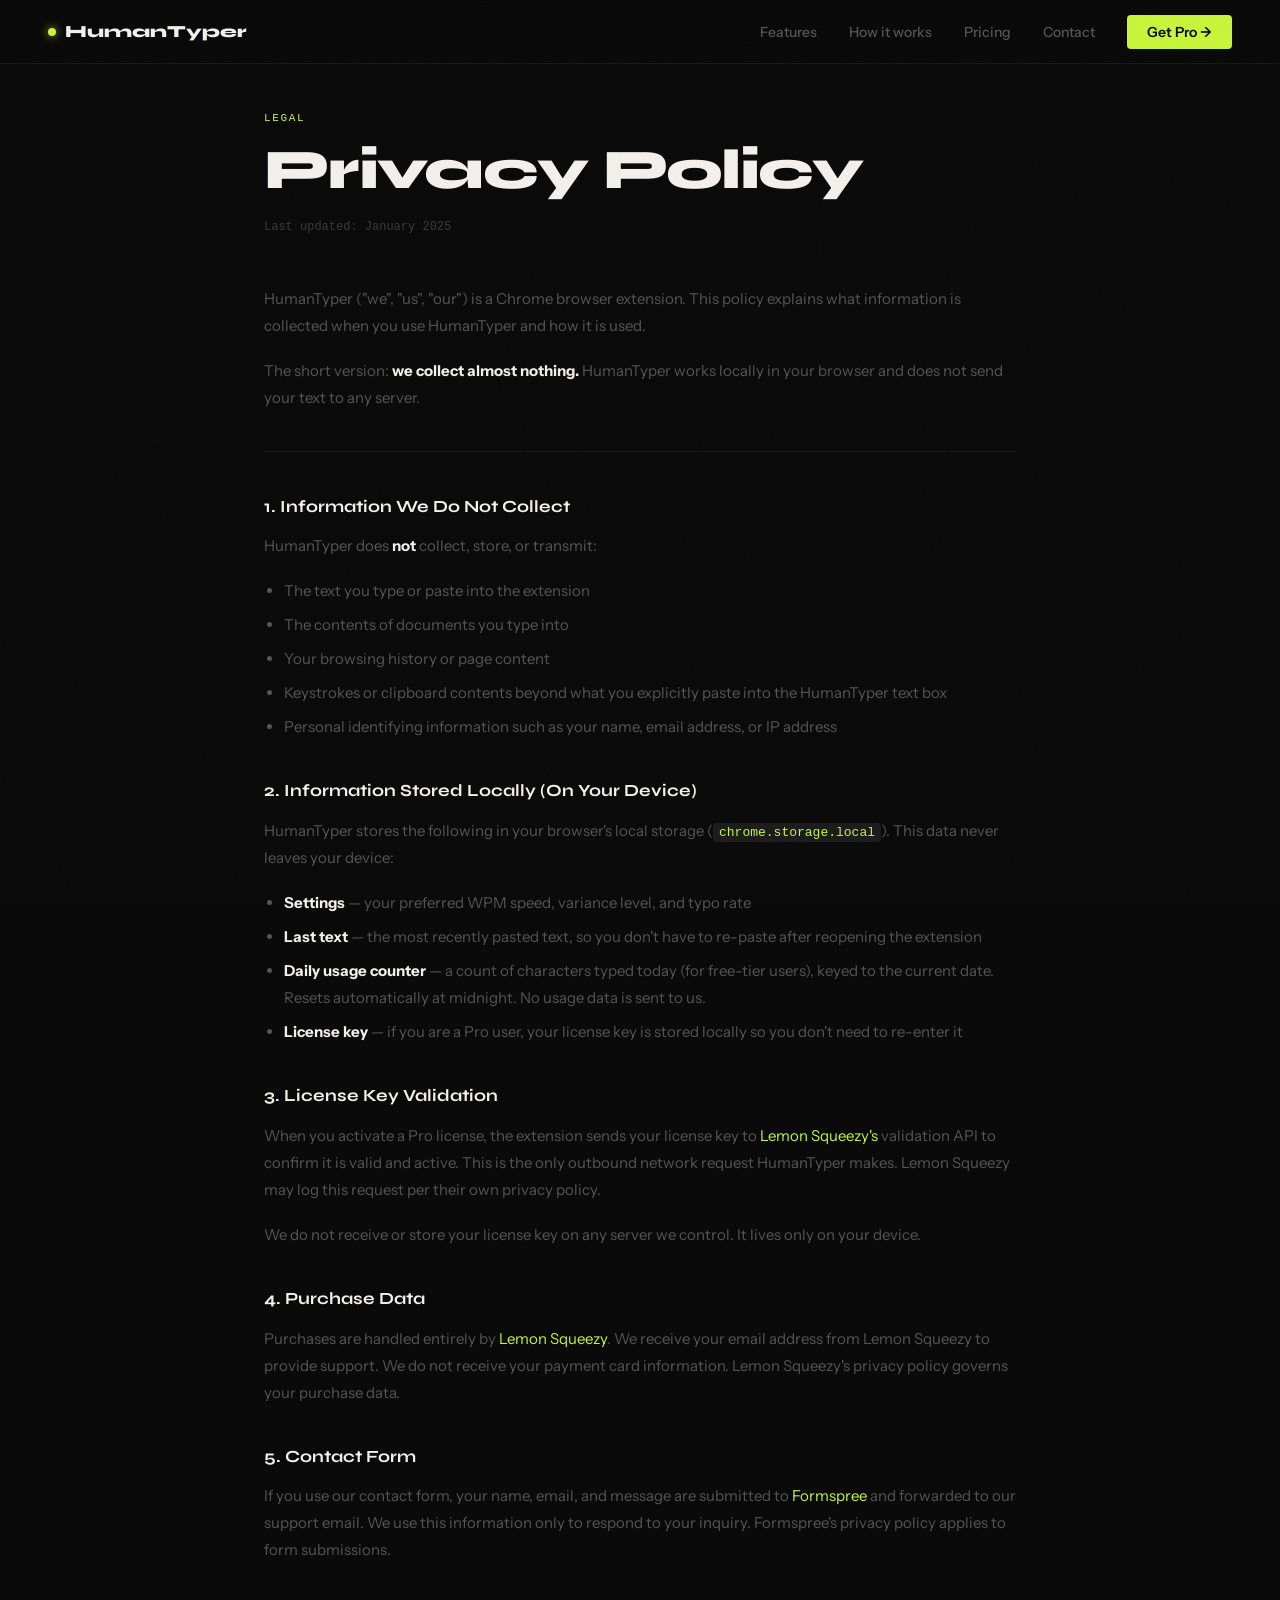
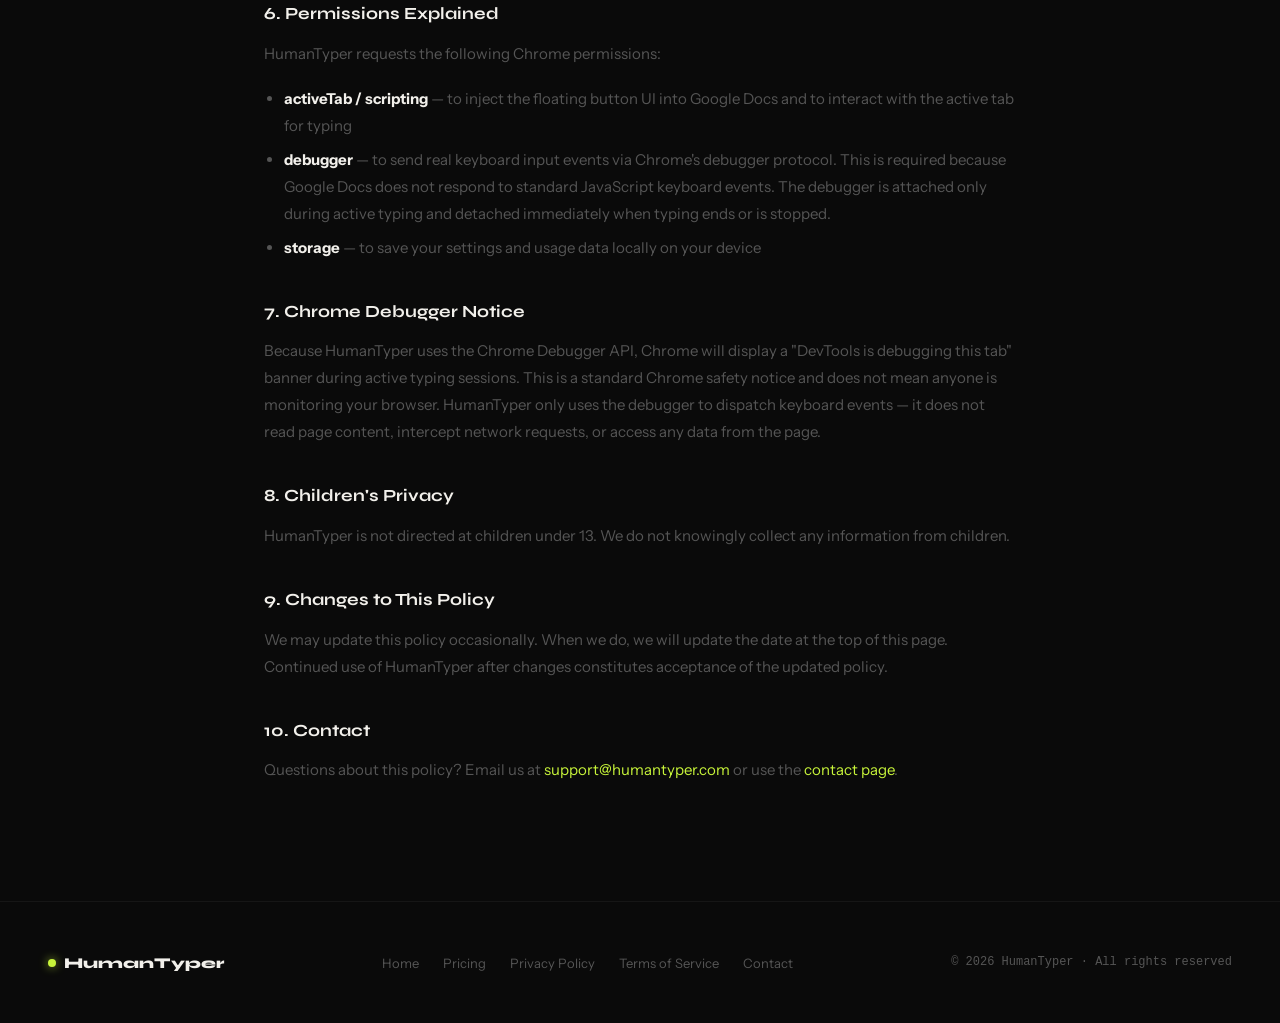
<file: privacy.html>
<!DOCTYPE html>
<html lang="en">
<head>
  <meta charset="UTF-8">
  <meta name="viewport" content="width=device-width, initial-scale=1.0">
  <title>Privacy Policy — HumanTyper</title>
  <meta name="description" content="HumanTyper privacy policy — what data we collect, how we use it, and your rights.">
  <link rel="stylesheet" href="shared.css">
</head>
<body>

<div class="ht-page">
  <span class="ht-label">Legal</span>
  <h1 class="ht-h1" style="font-size:clamp(36px,5vw,56px);">Privacy Policy</h1>
  <p style="font-family:'Instrument Mono',monospace;font-size:12px;color:#3a3a3a;margin-bottom:48px;">Last updated: January 2025</p>

  <div class="ht-body">

    <p>HumanTyper ("we", "us", "our") is a Chrome browser extension. This policy explains what information is collected when you use HumanTyper and how it is used.</p>
    <p>The short version: <strong>we collect almost nothing.</strong> HumanTyper works locally in your browser and does not send your text to any server.</p>

    <div class="ht-divider"></div>

    <h3>1. Information We Do Not Collect</h3>
    <p>HumanTyper does <strong>not</strong> collect, store, or transmit:</p>
    <ul>
      <li>The text you type or paste into the extension</li>
      <li>The contents of documents you type into</li>
      <li>Your browsing history or page content</li>
      <li>Keystrokes or clipboard contents beyond what you explicitly paste into the HumanTyper text box</li>
      <li>Personal identifying information such as your name, email address, or IP address</li>
    </ul>

    <h3>2. Information Stored Locally (On Your Device)</h3>
    <p>HumanTyper stores the following in your browser's local storage (<code>chrome.storage.local</code>). This data never leaves your device:</p>
    <ul>
      <li><strong>Settings</strong> — your preferred WPM speed, variance level, and typo rate</li>
      <li><strong>Last text</strong> — the most recently pasted text, so you don't have to re-paste after reopening the extension</li>
      <li><strong>Daily usage counter</strong> — a count of characters typed today (for free-tier users), keyed to the current date. Resets automatically at midnight. No usage data is sent to us.</li>
      <li><strong>License key</strong> — if you are a Pro user, your license key is stored locally so you don't need to re-enter it</li>
    </ul>

    <h3>3. License Key Validation</h3>
    <p>When you activate a Pro license, the extension sends your license key to <a href="https://www.lemonsqueezy.com" target="_blank">Lemon Squeezy's</a> validation API to confirm it is valid and active. This is the only outbound network request HumanTyper makes. Lemon Squeezy may log this request per their own privacy policy.</p>
    <p>We do not receive or store your license key on any server we control. It lives only on your device.</p>

    <h3>4. Purchase Data</h3>
    <p>Purchases are handled entirely by <a href="https://www.lemonsqueezy.com" target="_blank">Lemon Squeezy</a>. We receive your email address from Lemon Squeezy to provide support. We do not receive your payment card information. Lemon Squeezy's privacy policy governs your purchase data.</p>

    <h3>5. Contact Form</h3>
    <p>If you use our contact form, your name, email, and message are submitted to <a href="https://formspree.io" target="_blank">Formspree</a> and forwarded to our support email. We use this information only to respond to your inquiry. Formspree's privacy policy applies to form submissions.</p>

    <h3>6. Permissions Explained</h3>
    <p>HumanTyper requests the following Chrome permissions:</p>
    <ul>
      <li><strong>activeTab / scripting</strong> — to inject the floating button UI into Google Docs and to interact with the active tab for typing</li>
      <li><strong>debugger</strong> — to send real keyboard input events via Chrome's debugger protocol. This is required because Google Docs does not respond to standard JavaScript keyboard events. The debugger is attached only during active typing and detached immediately when typing ends or is stopped.</li>
      <li><strong>storage</strong> — to save your settings and usage data locally on your device</li>
    </ul>

    <h3>7. Chrome Debugger Notice</h3>
    <p>Because HumanTyper uses the Chrome Debugger API, Chrome will display a "DevTools is debugging this tab" banner during active typing sessions. This is a standard Chrome safety notice and does not mean anyone is monitoring your browser. HumanTyper only uses the debugger to dispatch keyboard events — it does not read page content, intercept network requests, or access any data from the page.</p>

    <h3>8. Children's Privacy</h3>
    <p>HumanTyper is not directed at children under 13. We do not knowingly collect any information from children.</p>

    <h3>9. Changes to This Policy</h3>
    <p>We may update this policy occasionally. When we do, we will update the date at the top of this page. Continued use of HumanTyper after changes constitutes acceptance of the updated policy.</p>

    <h3>10. Contact</h3>
    <p>Questions about this policy? Email us at <a href="mailto:support@humantyper.com">support@humantyper.com</a> or use the <a href="contact.html">contact page</a>.</p>

  </div>
</div>

<script src="shared.js"></script>
</body>
</html>
</file>
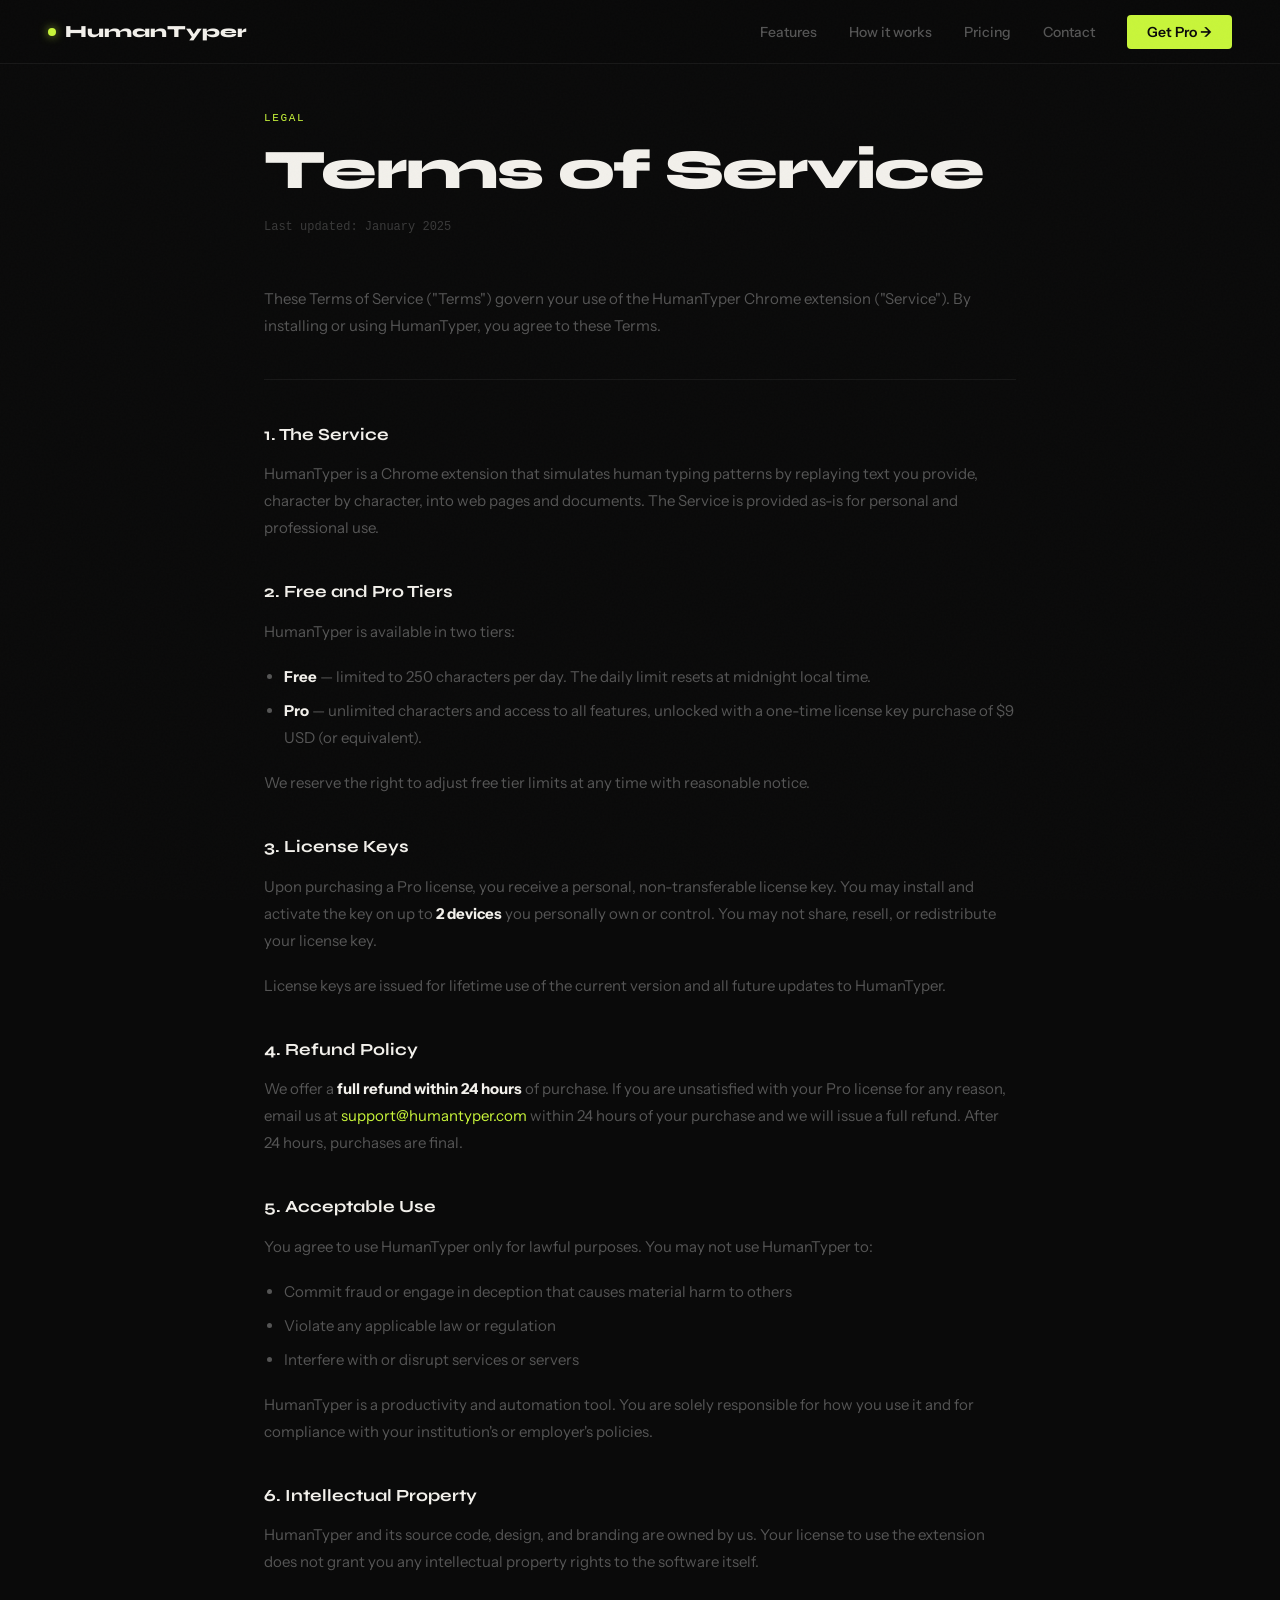
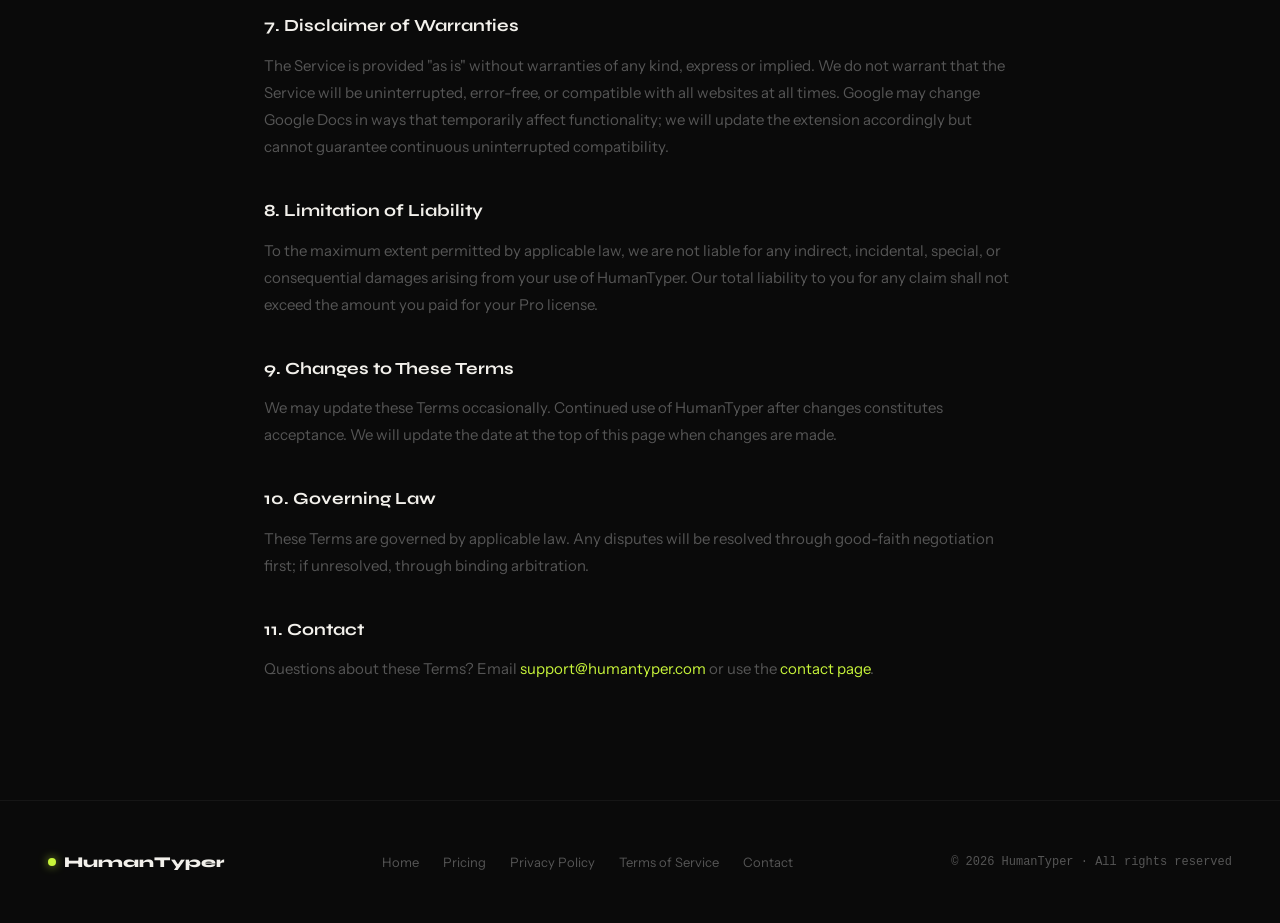
<file: terms.html>
<!DOCTYPE html>
<html lang="en">
<head>
  <meta charset="UTF-8">
  <meta name="viewport" content="width=device-width, initial-scale=1.0">
  <title>Terms of Service — HumanTyper</title>
  <meta name="description" content="HumanTyper terms of service.">
  <link rel="stylesheet" href="shared.css">
</head>
<body>

<div class="ht-page">
  <span class="ht-label">Legal</span>
  <h1 class="ht-h1" style="font-size:clamp(36px,5vw,56px);">Terms of Service</h1>
  <p style="font-family:'Instrument Mono',monospace;font-size:12px;color:#3a3a3a;margin-bottom:48px;">Last updated: January 2025</p>

  <div class="ht-body">

    <p>These Terms of Service ("Terms") govern your use of the HumanTyper Chrome extension ("Service"). By installing or using HumanTyper, you agree to these Terms.</p>

    <div class="ht-divider"></div>

    <h3>1. The Service</h3>
    <p>HumanTyper is a Chrome extension that simulates human typing patterns by replaying text you provide, character by character, into web pages and documents. The Service is provided as-is for personal and professional use.</p>

    <h3>2. Free and Pro Tiers</h3>
    <p>HumanTyper is available in two tiers:</p>
    <ul>
      <li><strong>Free</strong> — limited to 250 characters per day. The daily limit resets at midnight local time.</li>
      <li><strong>Pro</strong> — unlimited characters and access to all features, unlocked with a one-time license key purchase of $9 USD (or equivalent).</li>
    </ul>
    <p>We reserve the right to adjust free tier limits at any time with reasonable notice.</p>

    <h3>3. License Keys</h3>
    <p>Upon purchasing a Pro license, you receive a personal, non-transferable license key. You may install and activate the key on up to <strong>2 devices</strong> you personally own or control. You may not share, resell, or redistribute your license key.</p>
    <p>License keys are issued for lifetime use of the current version and all future updates to HumanTyper.</p>

    <h3>4. Refund Policy</h3>
    <p>We offer a <strong>full refund within 24 hours</strong> of purchase. If you are unsatisfied with your Pro license for any reason, email us at <a href="mailto:support@humantyper.com">support@humantyper.com</a> within 24 hours of your purchase and we will issue a full refund. After 24 hours, purchases are final.</p>

    <h3>5. Acceptable Use</h3>
    <p>You agree to use HumanTyper only for lawful purposes. You may not use HumanTyper to:</p>
    <ul>
      <li>Commit fraud or engage in deception that causes material harm to others</li>
      <li>Violate any applicable law or regulation</li>
      <li>Interfere with or disrupt services or servers</li>
    </ul>
    <p>HumanTyper is a productivity and automation tool. You are solely responsible for how you use it and for compliance with your institution's or employer's policies.</p>

    <h3>6. Intellectual Property</h3>
    <p>HumanTyper and its source code, design, and branding are owned by us. Your license to use the extension does not grant you any intellectual property rights to the software itself.</p>

    <h3>7. Disclaimer of Warranties</h3>
    <p>The Service is provided "as is" without warranties of any kind, express or implied. We do not warrant that the Service will be uninterrupted, error-free, or compatible with all websites at all times. Google may change Google Docs in ways that temporarily affect functionality; we will update the extension accordingly but cannot guarantee continuous uninterrupted compatibility.</p>

    <h3>8. Limitation of Liability</h3>
    <p>To the maximum extent permitted by applicable law, we are not liable for any indirect, incidental, special, or consequential damages arising from your use of HumanTyper. Our total liability to you for any claim shall not exceed the amount you paid for your Pro license.</p>

    <h3>9. Changes to These Terms</h3>
    <p>We may update these Terms occasionally. Continued use of HumanTyper after changes constitutes acceptance. We will update the date at the top of this page when changes are made.</p>

    <h3>10. Governing Law</h3>
    <p>These Terms are governed by applicable law. Any disputes will be resolved through good-faith negotiation first; if unresolved, through binding arbitration.</p>

    <h3>11. Contact</h3>
    <p>Questions about these Terms? Email <a href="mailto:support@humantyper.com">support@humantyper.com</a> or use the <a href="contact.html">contact page</a>.</p>

  </div>
</div>

<script src="shared.js"></script>
</body>
</html>
</file>
<file: shared.css>
/* HumanTyper — shared.css */
@import url('https://fonts.googleapis.com/css2?family=Syne:wght@400;600;700;800&family=Instrument+Sans:wght@400;500&family=Instrument+Mono:wght@400;500&display=swap');

*, *::before, *::after { box-sizing: border-box; margin: 0; padding: 0; }

:root {
  --black: #0a0a0a;
  --white: #f2f0eb;
  --lime: #c8f53a;
  --lime-dark: #9dbe2a;
  --grey: #1c1c1c;
  --grey2: #2a2a2a;
  --muted: #555;
  --text: #e8e5de;
}

html { scroll-behavior: smooth; }

body {
  background: var(--black);
  color: var(--text);
  font-family: 'Instrument Sans', sans-serif;
  font-size: 16px;
  line-height: 1.6;
  overflow-x: hidden;
}

body::before {
  content: '';
  position: fixed;
  inset: 0;
  pointer-events: none;
  z-index: 998;
  opacity: 0.35;
  background-image: url("data:image/svg+xml,%3Csvg viewBox='0 0 512 512' xmlns='http://www.w3.org/2000/svg'%3E%3Cfilter id='n'%3E%3CfeTurbulence type='fractalNoise' baseFrequency='0.9' numOctaves='4' stitchTiles='stitch'/%3E%3C/filter%3E%3Crect width='100%25' height='100%25' filter='url(%23n)' opacity='0.05'/%3E%3C/svg%3E");
}

/* ── Navigation ── */
.ht-nav {
  position: fixed;
  top: 0; left: 0; right: 0;
  z-index: 100;
  display: flex;
  align-items: center;
  justify-content: space-between;
  padding: 18px 48px;
  border-bottom: 1px solid rgba(255,255,255,0.06);
  background: rgba(10,10,10,0.88);
  backdrop-filter: blur(14px);
  -webkit-backdrop-filter: blur(14px);
}

.ht-nav-logo {
  font-family: 'Syne', sans-serif;
  font-weight: 800;
  font-size: 17px;
  color: var(--white);
  text-decoration: none;
  display: flex;
  align-items: center;
  gap: 9px;
}

.ht-nav-dot {
  width: 8px; height: 8px;
  border-radius: 50%;
  background: var(--lime);
  box-shadow: 0 0 10px rgba(200,245,58,0.7);
  flex-shrink: 0;
}

.ht-nav-links {
  display: flex;
  align-items: center;
  gap: 32px;
  list-style: none;
}

.ht-nav-links a {
  color: var(--muted);
  text-decoration: none;
  font-size: 14px;
  font-weight: 500;
  transition: color 0.2s;
}

.ht-nav-links a:hover { color: var(--text); }

.ht-nav-cta {
  background: var(--lime) !important;
  color: var(--black) !important;
  padding: 8px 20px;
  border-radius: 4px;
  font-weight: 600 !important;
  transition: background 0.2s, transform 0.15s !important;
}
.ht-nav-cta:hover {
  background: #d8ff4a !important;
  transform: translateY(-1px);
  color: var(--black) !important;
}

/* ── Footer ── */
.ht-footer {
  padding: 48px;
  border-top: 1px solid rgba(255,255,255,0.05);
  display: flex;
  align-items: center;
  justify-content: space-between;
  flex-wrap: wrap;
  gap: 20px;
}

.ht-footer-logo {
  font-family: 'Syne', sans-serif;
  font-weight: 800;
  font-size: 15px;
  color: var(--white);
  display: flex;
  align-items: center;
  gap: 8px;
}

.ht-footer-links {
  display: flex;
  gap: 24px;
  list-style: none;
  flex-wrap: wrap;
}

.ht-footer-links a {
  color: var(--muted);
  text-decoration: none;
  font-size: 13px;
  transition: color 0.2s;
}

.ht-footer-links a:hover { color: var(--text); }

.ht-footer-copy {
  font-size: 12px;
  color: var(--muted);
  font-family: 'Instrument Mono', monospace;
}

/* ── Page containers ── */
.ht-page {
  padding-top: 110px;
  max-width: 800px;
  margin: 0 auto;
  padding-left: 24px;
  padding-right: 24px;
  padding-bottom: 100px;
}

.ht-page-wide {
  padding-top: 110px;
  max-width: 1100px;
  margin: 0 auto;
  padding-left: 48px;
  padding-right: 48px;
  padding-bottom: 100px;
}

/* ── Typography ── */
.ht-label {
  font-family: 'Instrument Mono', monospace;
  font-size: 11px;
  color: var(--lime);
  letter-spacing: 0.15em;
  text-transform: uppercase;
  margin-bottom: 14px;
  display: block;
}

.ht-h1 {
  font-family: 'Syne', sans-serif;
  font-size: clamp(40px, 6vw, 72px);
  font-weight: 800;
  line-height: 1;
  letter-spacing: -0.03em;
  color: var(--white);
  margin-bottom: 20px;
}

.ht-h2 {
  font-family: 'Syne', sans-serif;
  font-size: clamp(28px, 4vw, 44px);
  font-weight: 800;
  line-height: 1.1;
  letter-spacing: -0.02em;
  color: var(--white);
  margin-bottom: 16px;
}

.ht-h3 {
  font-family: 'Syne', sans-serif;
  font-size: 20px;
  font-weight: 700;
  color: var(--white);
  margin-bottom: 10px;
}

.ht-lead {
  font-size: 18px;
  color: var(--muted);
  line-height: 1.7;
  margin-bottom: 48px;
}

/* ── Body text for legal/content pages ── */
.ht-body { font-size: 15px; color: var(--muted); line-height: 1.8; }
.ht-body p { margin-bottom: 18px; }
.ht-body h3 {
  font-family: 'Syne', sans-serif;
  font-size: 17px;
  font-weight: 700;
  color: var(--white);
  margin: 36px 0 10px;
}
.ht-body ul { padding-left: 20px; margin-bottom: 18px; }
.ht-body ul li { margin-bottom: 7px; }
.ht-body a { color: var(--lime); text-decoration: none; }
.ht-body a:hover { text-decoration: underline; }
.ht-body strong { color: var(--white); }
.ht-body code {
  font-family: 'Instrument Mono', monospace;
  font-size: 13px;
  background: var(--grey);
  padding: 2px 6px;
  border-radius: 3px;
  color: var(--lime);
}

.ht-divider { height: 1px; background: rgba(255,255,255,0.06); margin: 40px 0; }

/* ── Buttons ── */
.ht-btn {
  display: inline-flex;
  align-items: center;
  gap: 8px;
  background: var(--lime);
  color: var(--black);
  font-family: 'Syne', sans-serif;
  font-weight: 700;
  font-size: 15px;
  padding: 13px 26px;
  border-radius: 5px;
  text-decoration: none;
  transition: background 0.2s, transform 0.15s, box-shadow 0.2s;
}

.ht-btn:hover {
  background: #d8ff4a;
  transform: translateY(-2px);
  box-shadow: 0 8px 32px rgba(200,245,58,0.22);
  color: var(--black);
}

.ht-btn-ghost {
  display: inline-flex;
  align-items: center;
  gap: 8px;
  color: var(--muted);
  font-size: 14px;
  font-weight: 500;
  text-decoration: none;
  padding: 13px 4px;
  transition: color 0.2s;
}
.ht-btn-ghost:hover { color: var(--text); }

/* ── Section label + title pattern ── */
.section-label {
  font-family: 'Instrument Mono', monospace;
  font-size: 11px;
  color: var(--lime);
  letter-spacing: 0.15em;
  text-transform: uppercase;
  margin-bottom: 14px;
  display: block;
}

.section-title {
  font-family: 'Syne', sans-serif;
  font-size: clamp(30px, 4vw, 48px);
  font-weight: 800;
  color: var(--white);
  line-height: 1.05;
  letter-spacing: -0.02em;
  margin-bottom: 14px;
}

.section-sub {
  font-size: 16px;
  color: var(--muted);
  max-width: 480px;
  margin-bottom: 56px;
  line-height: 1.65;
}

/* ── Animations ── */
@keyframes fadeUp {
  from { opacity: 0; transform: translateY(18px); }
  to   { opacity: 1; transform: translateY(0); }
}

@keyframes badgePulse {
  0%, 100% { opacity: 1; box-shadow: 0 0 0 0 rgba(200,245,58,0.4); }
  50%       { opacity: 0.7; box-shadow: 0 0 0 5px rgba(200,245,58,0); }
}

@keyframes blinkCaret {
  from, to { border-color: transparent; }
  50% { border-color: #1a73e8; }
}

@keyframes typeAnim {
  0%   { width: 0; }
  60%  { width: 100%; }
  85%  { width: 100%; }
  98%  { width: 0; }
  100% { width: 0; }
}

/* ── Responsive ── */
@media (max-width: 768px) {
  .ht-nav { padding: 16px 20px; }
  .ht-nav-links { display: none; }
  .ht-page { padding-left: 20px; padding-right: 20px; }
  .ht-page-wide { padding-left: 20px; padding-right: 20px; }
  .ht-footer { padding: 32px 20px; flex-direction: column; align-items: flex-start; }
}
</file>
